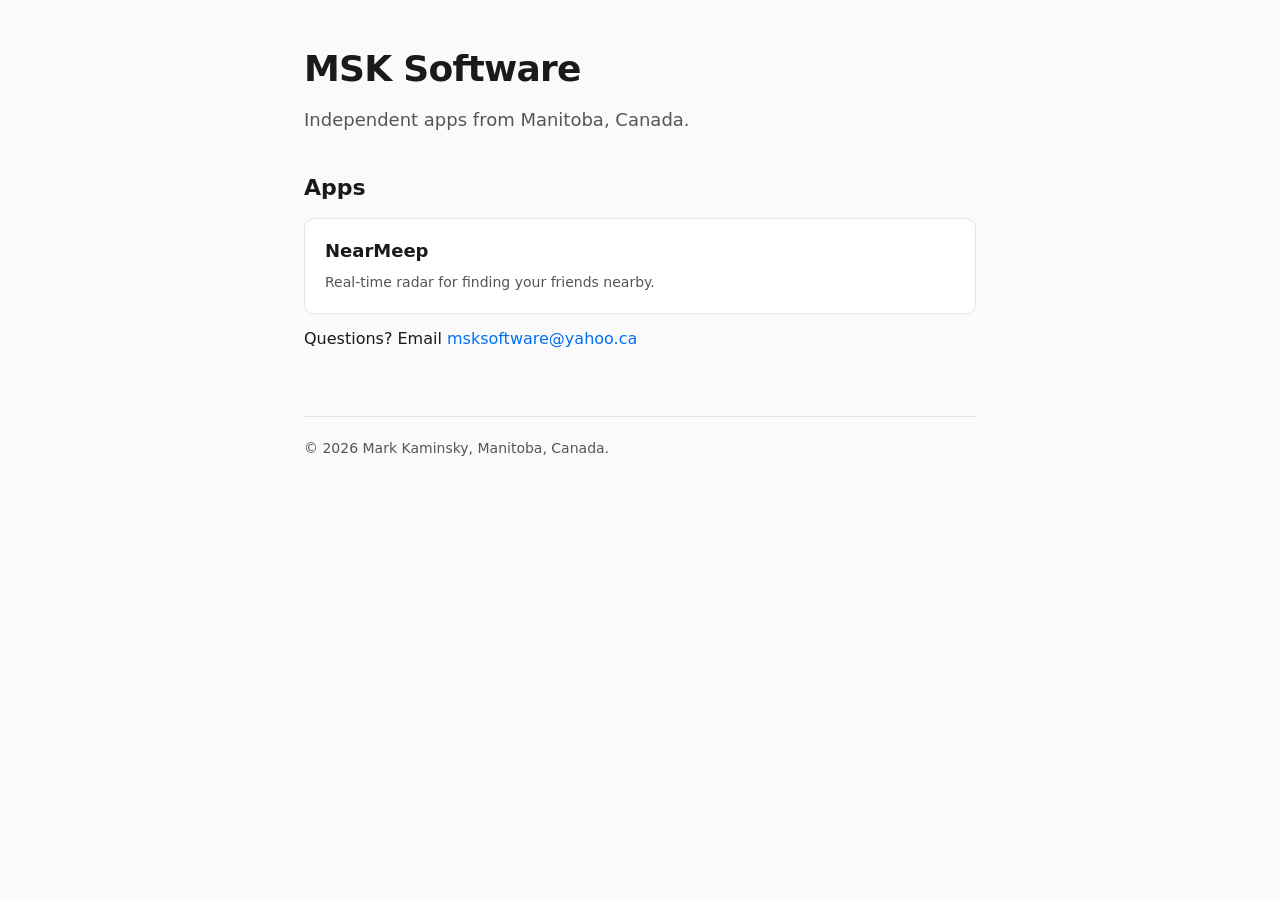
<file: index.html>
<!DOCTYPE html>
<html lang="en">
<head>
  <meta charset="UTF-8">
  <meta name="viewport" content="width=device-width, initial-scale=1.0">
  <title>MSK Software</title>
  <meta name="description" content="Apps by MSK Software.">
  <style>
    :root {
      --text: #1a1a1a;
      --text-muted: #555;
      --bg: #fafafa;
      --card-bg: #ffffff;
      --border: #e5e5e5;
      --accent: #0070f3;
    }
    @media (prefers-color-scheme: dark) {
      :root {
        --text: #f0f0f0;
        --text-muted: #a8a8a8;
        --bg: #0f0f0f;
        --card-bg: #1a1a1a;
        --border: #2a2a2a;
        --accent: #4a9eff;
      }
    }
    * { box-sizing: border-box; }
    body {
      font-family: -apple-system, BlinkMacSystemFont, "Segoe UI", system-ui, sans-serif;
      max-width: 720px;
      margin: 0 auto;
      padding: 32px 24px 64px;
      line-height: 1.6;
      color: var(--text);
      background: var(--bg);
    }
    h1 { font-size: 36px; margin: 8px 0; letter-spacing: -0.02em; }
    h2 { font-size: 22px; margin-top: 36px; margin-bottom: 12px; }
    p { margin: 12px 0; }
    a { color: var(--accent); text-decoration: none; }
    a:hover { text-decoration: underline; }
    .tagline { color: var(--text-muted); font-size: 18px; margin: 0 0 24px; }
    .app-card {
      display: block;
      padding: 18px 20px;
      border-radius: 10px;
      border: 1px solid var(--border);
      background: var(--card-bg);
      margin: 12px 0;
      color: var(--text);
      text-decoration: none;
    }
    .app-card:hover { border-color: var(--accent); text-decoration: none; }
    .app-card strong { display: block; font-size: 18px; margin-bottom: 4px; }
    .app-card span { color: var(--text-muted); font-size: 14px; }
    footer {
      margin-top: 64px;
      padding-top: 20px;
      border-top: 1px solid var(--border);
      color: var(--text-muted);
      font-size: 14px;
    }
  </style>
</head>
<body>
  <h1>MSK Software</h1>
  <p class="tagline">Independent apps from Manitoba, Canada.</p>

  <h2>Apps</h2>
  <a href="nearmeep/" class="app-card">
    <strong>NearMeep</strong>
    <span>Real-time radar for finding your friends nearby.</span>
  </a>

  <p>Questions? Email <a href="mailto:msksoftware@yahoo.ca">msksoftware@yahoo.ca</a></p>

  <footer>
    &copy; 2026 Mark Kaminsky, Manitoba, Canada.
  </footer>
</body>
</html>
</file>
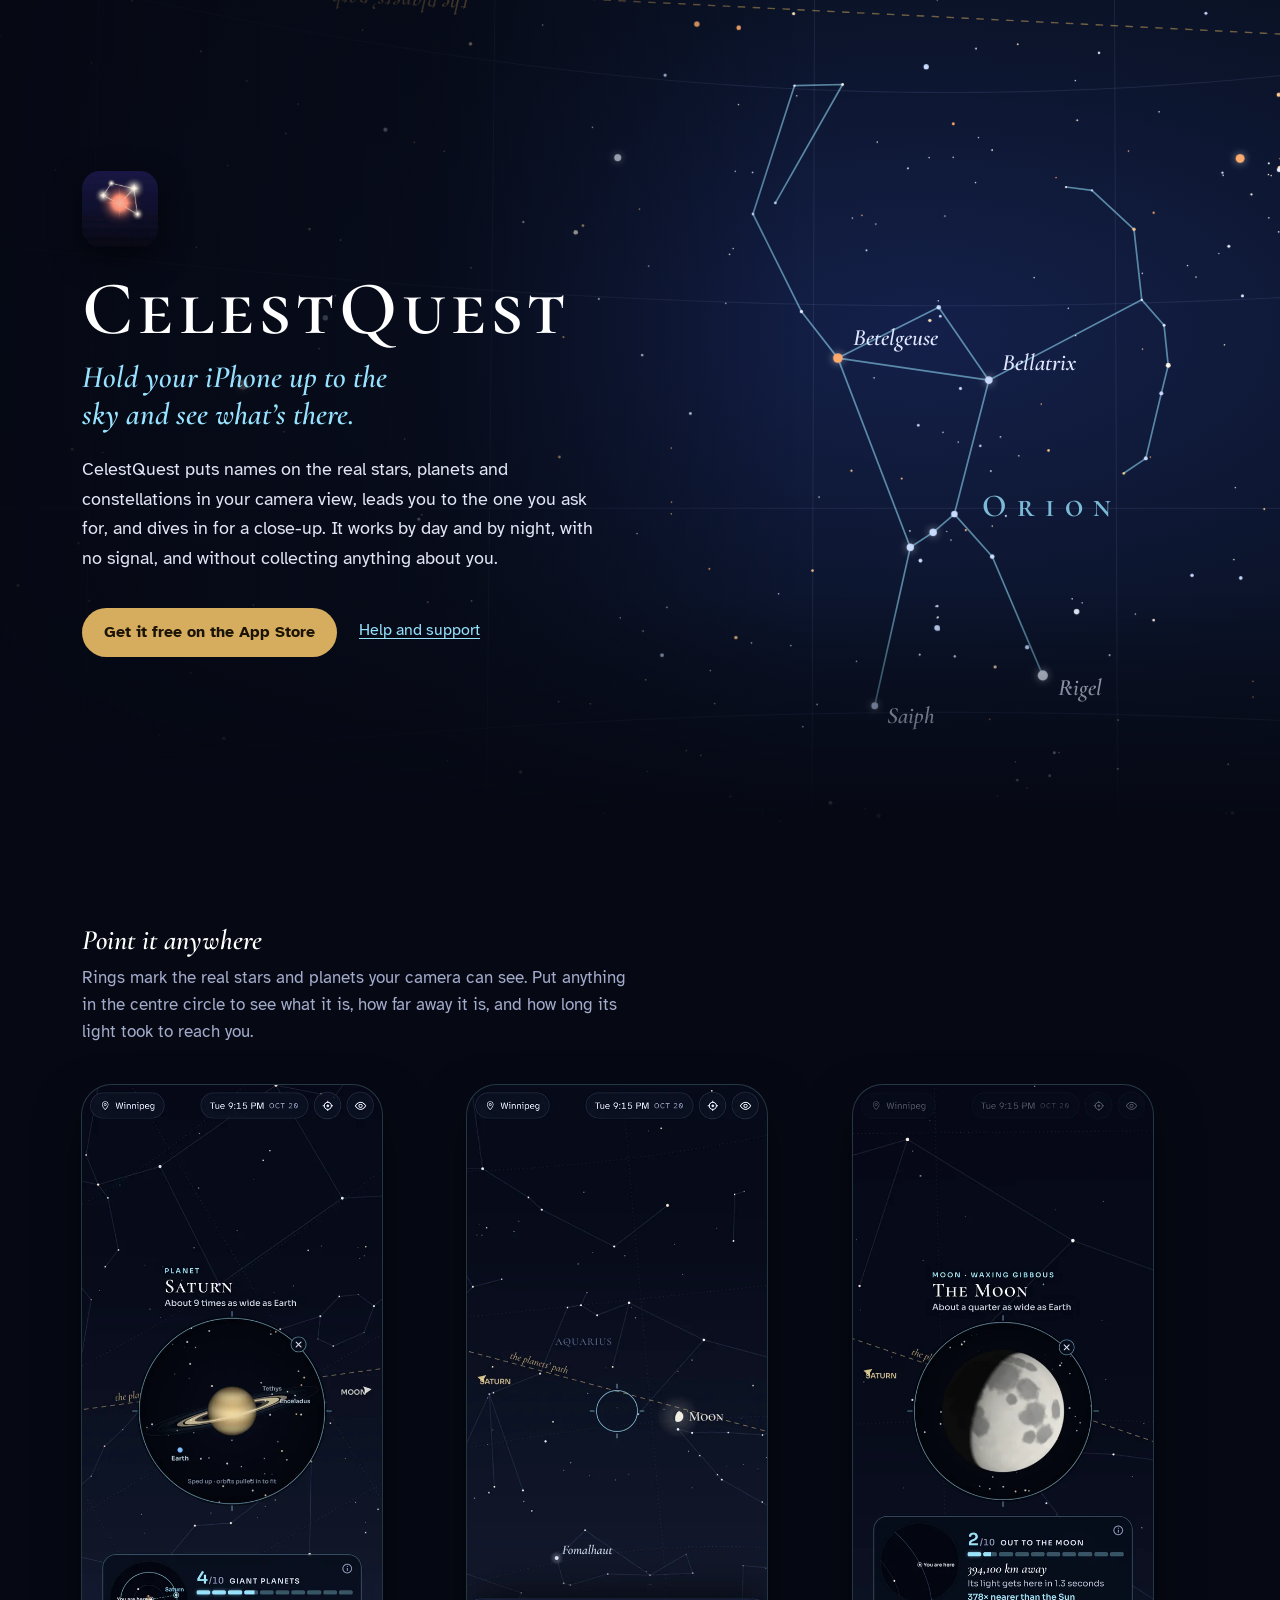
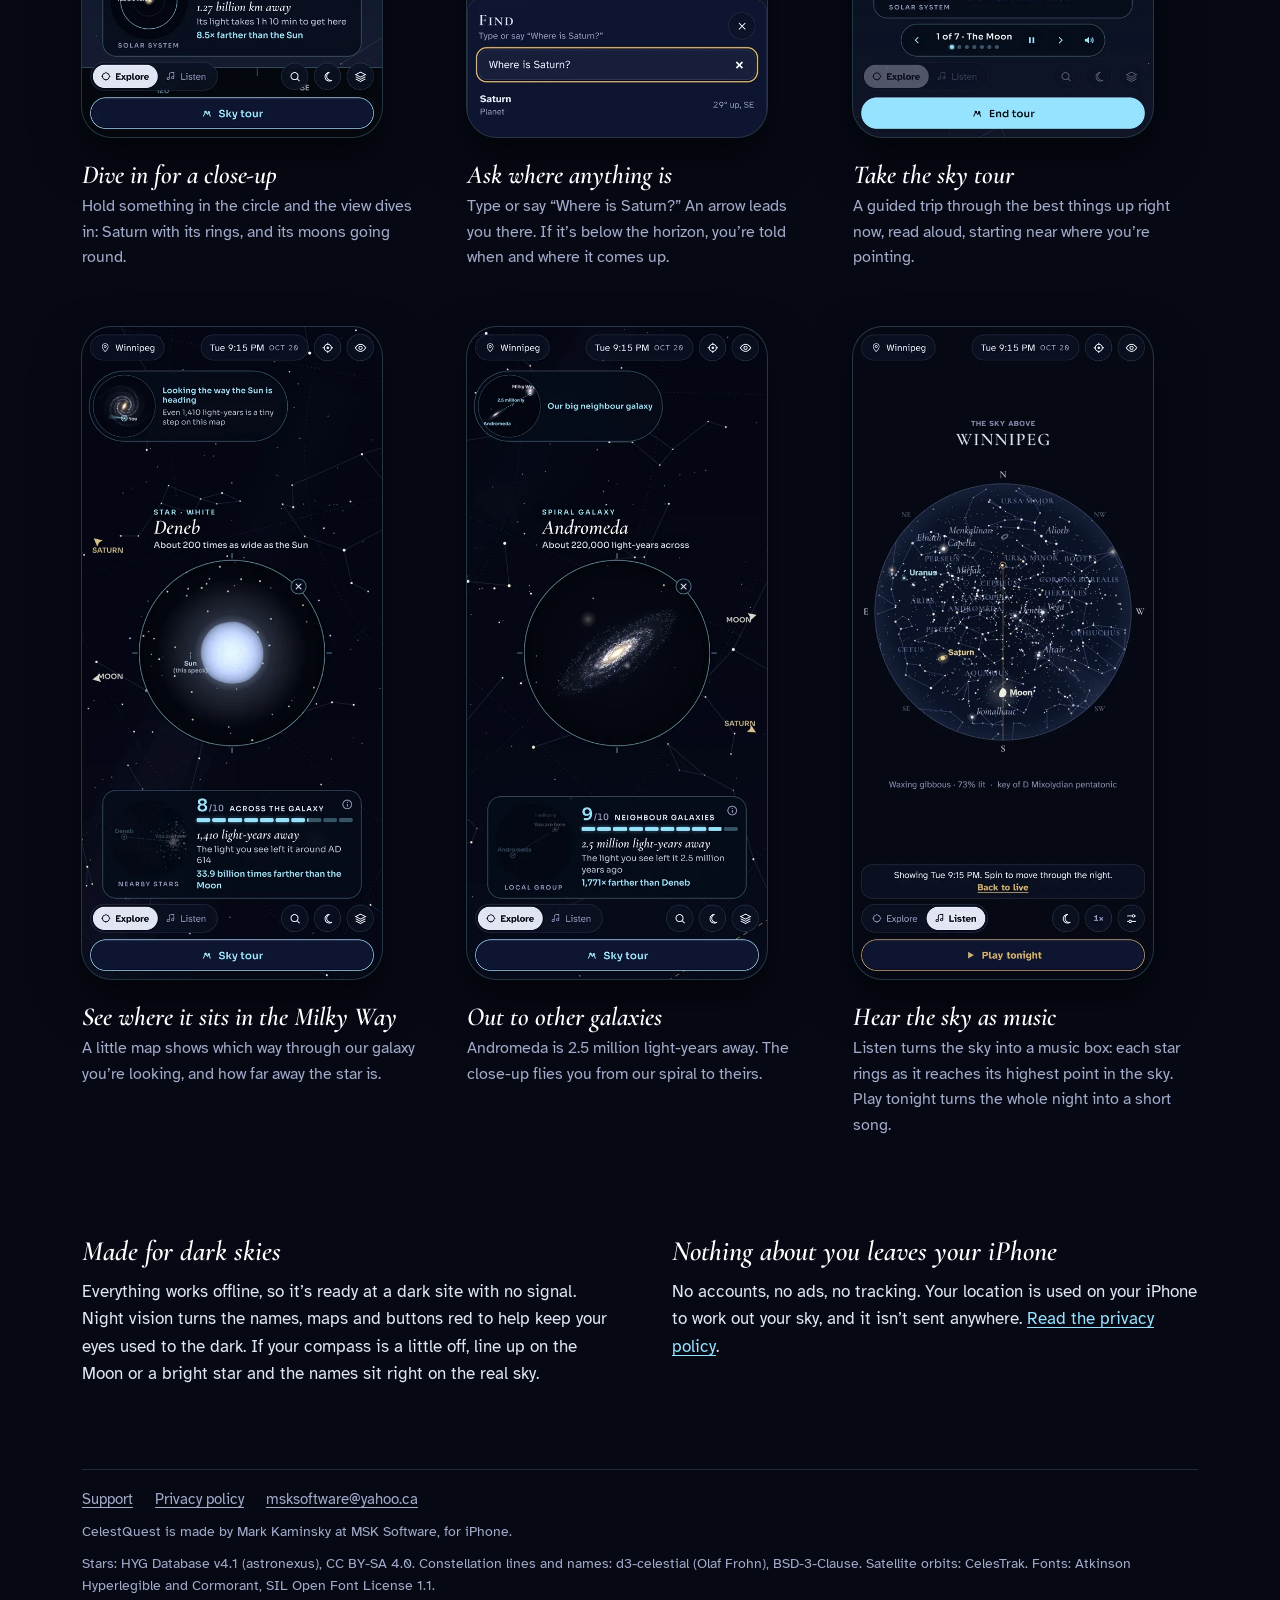
<file: celestquest/index.html>
<!doctype html>
<html lang="en">
<head>
<meta charset="utf-8">
<meta name="viewport" content="width=device-width, initial-scale=1, viewport-fit=cover">
<title>CelestQuest: the sky, named</title>
<meta name="description" content="Hold your iPhone up to the sky and CelestQuest names the stars, planets and constellations you see, leads you to the one you ask for, and dives in for a close-up.">
<meta name="theme-color" content="#060914">
<meta property="og:title" content="CelestQuest">
<meta property="og:description" content="Hold your iPhone up to the sky and see what’s there.">
<meta property="og:image" content="https://msksoftware.info/celestquest/assets/og.png">
<meta property="og:url" content="https://msksoftware.info/celestquest/">
<meta name="twitter:card" content="summary_large_image">
<link rel="icon" href="/celestquest/assets/favicon-64.png" sizes="64x64" type="image/png">
<link rel="apple-touch-icon" href="/celestquest/assets/apple-touch-icon.png">
<meta name="apple-itunes-app" content="app-id=6825029067">
<link rel="preload" href="/celestquest/assets/cormorant-sc-latin-600-normal.woff2" as="font" type="font/woff2" crossorigin>
<link rel="preload" href="/celestquest/assets/cormorant-garamond-latin-600-italic.woff2" as="font" type="font/woff2" crossorigin>
<link rel="stylesheet" href="/celestquest/assets/site.css">
<link rel="stylesheet" href="/celestquest/assets/promo.css">
</head>
<body class="promo">
<header class="hero">
  <svg class="chart" viewBox="0 0 1200 820" preserveAspectRatio="xMidYMid slice" role="img" aria-label="Orion, drawn the way CelestQuest letters the sky"><g class="grid"><path d="M1048.0 856.2 L1047.8 813.8 L1047.7 772.4 L1047.5 731.7 L1047.4 691.7 L1047.2 652.3 L1047.1 613.4 L1046.9 574.8 L1046.8 536.5 L1046.6 498.3 L1046.5 460.2 L1046.4 422.1 L1046.2 383.8 L1046.1 345.4 L1045.9 306.6 L1045.8 267.5 L1045.6 227.8 L1045.5 187.5 L1045.3 146.5 L1045.2 104.6 L1045.0 61.7 L1044.8 17.7 L1044.7 -27.6"/><path d="M761.0 854.9 L761.2 812.7 L761.3 771.4 L761.4 730.9 L761.5 691.1 L761.7 651.8 L761.8 613.0 L761.9 574.5 L762.0 536.3 L762.1 498.3 L762.2 460.3 L762.4 422.3 L762.5 384.2 L762.6 345.9 L762.7 307.3 L762.8 268.2 L763.0 228.7 L763.1 188.6 L763.2 147.7 L763.3 105.9 L763.5 63.2 L763.6 19.4 L763.8 -25.8"/><path d="M455.5 834.7 L455.9 790.4 L456.4 747.1 L456.8 704.5 L457.3 662.5 L457.7 620.9 L458.1 579.8 L458.6 539.0 L459.0 498.3 L459.4 457.7 L459.8 417.1 L460.2 376.3 L460.7 335.4 L461.1 294.1 L461.5 252.4 L462.0 210.2 L462.4 167.3 L462.9 123.6 L463.4 79.1 L463.8 33.5 L464.3 -13.4"/><path d="M76.6 837.3 L77.6 787.0 L78.6 737.5 L79.5 688.7 L80.5 640.5 L81.4 592.8 L82.3 545.4 L83.2 498.3 L84.2 451.2 L85.1 404.2 L86.0 357.0 L86.9 309.6 L87.9 261.8 L88.8 213.6 L89.8 164.7 L90.7 115.1 L91.7 64.6 L92.7 13.1 L93.8 -39.6"/><path d="M1248.0 699.9 L1237.5 699.3 L1227.1 698.8 L1216.7 698.3 L1206.4 697.7 L1196.2 697.2 L1186.0 696.7 L1175.8 696.3 L1165.7 695.8 L1155.6 695.4 L1145.6 695.0 L1135.6 694.6 L1125.7 694.2 L1115.8 693.8 L1105.9 693.5 L1096.1 693.2 L1086.3 692.8 L1076.5 692.5 L1066.8 692.3 L1057.1 692.0 L1047.4 691.7 L1037.7 691.5 L1028.1 691.3 L1018.5 691.1 L1008.9 690.9 L999.3 690.7 L989.7 690.5 L980.2 690.4 L970.7 690.3 L961.1 690.1 L951.6 690.0 L942.1 690.0 L932.6 689.9 L923.2 689.8 L913.7 689.8 L904.2 689.7 L894.7 689.7 L885.3 689.7 L875.8 689.7 L866.3 689.8 L856.8 689.8 L847.4 689.9 L837.9 690.0 L828.4 690.0 L818.9 690.1 L809.3 690.3 L799.8 690.4 L790.3 690.5 L780.7 690.7 L771.1 690.9 L761.5 691.1 L751.9 691.3 L742.3 691.5 L732.6 691.7 L722.9 692.0 L713.2 692.3 L703.5 692.5 L693.7 692.8 L683.9 693.2 L674.1 693.5 L664.2 693.8 L654.3 694.2 L644.4 694.6 L634.4 695.0 L624.4 695.4 L614.3 695.8 L604.2 696.3 L594.0 696.7 L583.8 697.2 L573.6 697.7 L563.3 698.3 L552.9 698.8 L542.5 699.3 L532.0 699.9 L521.5 700.5 L510.9 701.1 L500.2 701.8 L489.5 702.4 L478.7 703.1 L467.8 703.8 L456.8 704.5 L445.8 705.2 L434.7 706.0 L423.5 706.7 L412.2 707.5 L400.9 708.4 L389.4 709.2 L377.8 710.1 L366.2 710.9 L354.5 711.9 L342.6 712.8 L330.7 713.8 L318.6 714.7 L306.4 715.8 L294.2 716.8 L281.7 717.9 L269.2 718.9 L256.6 720.1 L243.8 721.2 L230.9 722.4 L217.8 723.6 L204.6 724.8 L191.2 726.1 L177.7 727.4 L164.1 728.7 L150.3 730.1 L136.3 731.5 L122.1 733.0 L107.8 734.4 L93.3 735.9 L78.6 737.5 L63.7 739.1 L48.6 740.7 L33.3 742.4 L17.7 744.1 L2.0 745.8 L-14.0 747.6 L-30.2 749.5 L-46.6 751.4"/><path d="M1246.3 498.3 L1235.8 498.3 L1225.5 498.3 L1215.2 498.3 L1204.9 498.3 L1194.7 498.3 L1184.5 498.3 L1174.4 498.3 L1164.4 498.3 L1154.4 498.3 L1144.4 498.3 L1134.5 498.3 L1124.6 498.3 L1114.7 498.3 L1104.9 498.3 L1095.1 498.3 L1085.4 498.3 L1075.6 498.3 L1065.9 498.3 L1056.3 498.3 L1046.6 498.3 L1037.0 498.3 L1027.4 498.3 L1017.9 498.3 L1008.3 498.3 L998.8 498.3 L989.3 498.3 L979.8 498.3 L970.3 498.3 L960.8 498.3 L951.3 498.3 L941.9 498.3 L932.4 498.3 L923.0 498.3 L913.6 498.3 L904.1 498.3 L894.7 498.3 L885.3 498.3 L875.9 498.3 L866.4 498.3 L857.0 498.3 L847.6 498.3 L838.1 498.3 L828.7 498.3 L819.2 498.3 L809.7 498.3 L800.2 498.3 L790.7 498.3 L781.2 498.3 L771.7 498.3 L762.1 498.3 L752.6 498.3 L743.0 498.3 L733.4 498.3 L723.7 498.3 L714.1 498.3 L704.4 498.3 L694.6 498.3 L684.9 498.3 L675.1 498.3 L665.3 498.3 L655.4 498.3 L645.5 498.3 L635.6 498.3 L625.6 498.3 L615.6 498.3 L605.6 498.3 L595.5 498.3 L585.3 498.3 L575.1 498.3 L564.8 498.3 L554.5 498.3 L544.2 498.3 L533.7 498.3 L523.3 498.3 L512.7 498.3 L502.1 498.3 L491.4 498.3 L480.7 498.3 L469.9 498.3 L459.0 498.3 L448.0 498.3 L437.0 498.3 L425.8 498.3 L414.6 498.3 L403.3 498.3 L391.9 498.3 L380.5 498.3 L368.9 498.3 L357.2 498.3 L345.4 498.3 L333.6 498.3 L321.6 498.3 L309.5 498.3 L297.3 498.3 L285.0 498.3 L272.5 498.3 L259.9 498.3 L247.2 498.3 L234.4 498.3 L221.4 498.3 L208.3 498.3 L195.1 498.3 L181.7 498.3 L168.1 498.3 L154.4 498.3 L140.5 498.3 L126.5 498.3 L112.2 498.3 L97.8 498.3 L83.2 498.3 L68.5 498.3 L53.5 498.3 L38.3 498.3 L22.9 498.3 L7.3 498.3 L-8.5 498.3 L-24.6 498.3 L-40.9 498.3"/><path d="M1244.5 298.6 L1234.2 299.2 L1223.8 299.7 L1213.6 300.2 L1203.4 300.7 L1193.2 301.2 L1183.1 301.7 L1173.1 302.2 L1163.1 302.6 L1153.1 303.0 L1143.2 303.4 L1133.3 303.8 L1123.5 304.2 L1113.7 304.6 L1103.9 304.9 L1094.2 305.2 L1084.5 305.5 L1074.8 305.8 L1065.1 306.1 L1055.5 306.4 L1045.9 306.6 L1036.3 306.9 L1026.8 307.1 L1017.3 307.3 L1007.8 307.5 L998.3 307.6 L988.8 307.8 L979.4 307.9 L969.9 308.1 L960.5 308.2 L951.1 308.3 L941.7 308.4 L932.3 308.4 L922.9 308.5 L913.5 308.5 L904.1 308.6 L894.7 308.6 L885.3 308.6 L875.9 308.6 L866.5 308.5 L857.1 308.5 L847.7 308.4 L838.3 308.4 L828.9 308.3 L819.5 308.2 L810.1 308.1 L800.6 307.9 L791.2 307.8 L781.7 307.6 L772.2 307.5 L762.7 307.3 L753.2 307.1 L743.7 306.9 L734.1 306.6 L724.5 306.4 L714.9 306.1 L705.2 305.8 L695.5 305.5 L685.8 305.2 L676.1 304.9 L666.3 304.6 L656.5 304.2 L646.7 303.8 L636.8 303.4 L626.9 303.0 L616.9 302.6 L606.9 302.2 L596.9 301.7 L586.8 301.2 L576.6 300.7 L566.4 300.2 L556.2 299.7 L545.8 299.2 L535.5 298.6 L525.0 298.0 L514.6 297.4 L504.0 296.8 L493.4 296.2 L482.7 295.5 L471.9 294.8 L461.1 294.1 L450.2 293.4 L439.2 292.7 L428.2 291.9 L417.0 291.1 L405.8 290.3 L394.5 289.5 L383.1 288.7 L371.5 287.8 L359.9 286.9 L348.2 286.0 L336.4 285.0 L324.5 284.1 L312.5 283.1 L300.4 282.1 L288.1 281.0 L275.8 279.9 L263.3 278.9 L250.7 277.7 L237.9 276.6 L225.1 275.4 L212.0 274.2 L198.9 272.9 L185.6 271.7 L172.1 270.4 L158.5 269.0 L144.7 267.6 L130.8 266.2 L116.6 264.8 L102.3 263.3 L87.9 261.8 L73.2 260.3 L58.3 258.7 L43.3 257.0 L28.0 255.4 L12.5 253.7 L-3.2 251.9 L-19.1 250.1 L-35.3 248.3"/><path d="M1242.7 88.2 L1232.4 89.4 L1222.1 90.5 L1212.0 91.5 L1201.8 92.6 L1191.7 93.6 L1181.7 94.6 L1171.7 95.5 L1161.7 96.4 L1151.8 97.3 L1141.9 98.1 L1132.1 98.9 L1122.3 99.6 L1112.6 100.4 L1102.8 101.1 L1093.1 101.7 L1083.5 102.4 L1073.9 103.0 L1064.3 103.6 L1054.7 104.1 L1045.2 104.6 L1035.6 105.1 L1026.1 105.5 L1016.7 105.9 L1007.2 106.3 L997.8 106.7 L988.3 107.0 L978.9 107.3 L969.5 107.6 L960.1 107.8 L950.8 108.0 L941.4 108.2 L932.0 108.3 L922.7 108.5 L913.4 108.5 L904.0 108.6 L894.7 108.6 L885.3 108.6 L876.0 108.6 L866.6 108.5 L857.3 108.5 L848.0 108.3 L838.6 108.2 L829.2 108.0 L819.9 107.8 L810.5 107.6 L801.1 107.3 L791.7 107.0 L782.2 106.7 L772.8 106.3 L763.3 105.9 L753.9 105.5 L744.4 105.1 L734.8 104.6 L725.3 104.1 L715.7 103.6 L706.1 103.0 L696.5 102.4 L686.9 101.7 L677.2 101.1 L667.4 100.4 L657.7 99.6 L647.9 98.9 L638.1 98.1 L628.2 97.3 L618.3 96.4 L608.3 95.5 L598.3 94.6 L588.3 93.6 L578.2 92.6 L568.0 91.5 L557.9 90.5 L547.6 89.4 L537.3 88.2 L526.9 87.0 L516.5 85.8 L506.0 84.5 L495.4 83.2 L484.8 81.9 L474.1 80.5 L463.4 79.1 L452.5 77.6 L441.6 76.1 L430.6 74.6 L419.5 73.0 L408.4 71.3 L397.1 69.6 L385.8 67.9 L374.3 66.1 L362.8 64.3 L351.2 62.4 L339.5 60.5 L327.6 58.5 L315.7 56.5 L303.7 54.4 L291.5 52.3 L279.2 50.1 L266.8 47.9 L254.3 45.6 L241.6 43.2 L228.9 40.8 L215.9 38.4 L202.9 35.8 L189.7 33.2 L176.3 30.6 L162.8 27.8 L149.1 25.0 L135.3 22.2 L121.3 19.2 L107.1 16.2 L92.7 13.1 L78.2 10.0 L63.5 6.7 L48.5 3.4 L33.4 -0.0 L18.0 -3.5 L2.5 -7.1 L-13.3 -10.7 L-29.3 -14.5 L-45.6 -18.4"/></g><path id="ecl" class="ecliptic" d="M1271.9 57.4 L1260.9 56.9 L1249.8 56.3 L1238.9 55.7 L1228.0 55.2 L1217.1 54.6 L1206.3 54.1 L1195.5 53.6 L1184.8 53.0 L1174.1 52.5 L1163.5 51.9 L1152.9 51.4 L1142.4 50.9 L1131.8 50.3 L1121.4 49.8 L1110.9 49.3 L1100.5 48.8 L1090.1 48.2 L1079.7 47.7 L1069.4 47.2 L1059.1 46.7 L1048.8 46.2 L1038.5 45.6 L1028.3 45.1 L1018.1 44.6 L1007.8 44.1 L997.6 43.6 L987.5 43.1 L977.3 42.6 L967.1 42.0 L957.0 41.5 L946.8 41.0 L936.7 40.5 L926.5 40.0 L916.4 39.5 L906.3 39.0 L896.1 38.5 L886.0 38.0 L875.9 37.4 L865.7 36.9 L855.5 36.4 L845.4 35.9 L835.2 35.4 L825.0 34.9 L814.8 34.4 L804.6 33.9 L794.4 33.3 L784.1 32.8 L773.9 32.3 L763.6 31.8 L753.3 31.3 L742.9 30.7 L732.6 30.2 L722.2 29.7 L711.8 29.2 L701.3 28.6 L690.8 28.1 L680.3 27.6 L669.7 27.1 L659.1 26.5 L648.5 26.0 L637.8 25.4 L627.1 24.9 L616.3 24.4 L605.5 23.8 L594.7 23.3 L583.7 22.7 L572.8 22.2 L561.7 21.6 L550.7 21.1 L539.5 20.5 L528.3 19.9 L517.0 19.4 L505.7 18.8 L494.3 18.2 L482.8 17.6 L471.2 17.0 L459.6 16.5 L447.9 15.9 L436.1 15.3 L424.2 14.7 L412.3 14.1 L400.2 13.5 L388.1 12.9 L375.8 12.2 L363.5 11.6 L351.0 11.0 L338.5 10.4 L325.8 9.7 L313.0 9.1 L300.2 8.4 L287.2 7.8 L274.0 7.1 L260.8 6.4 L247.4 5.8 L233.9 5.1 L220.2 4.4 L206.4 3.7 L192.5 3.0 L178.4 2.3 L164.1 1.6 L149.7 0.8 L135.1 0.1 L120.4 -0.6 L105.4 -1.4 L90.3 -2.2 L75.0 -2.9 L59.5 -3.7 L43.8 -4.5 L27.9 -5.3 L11.8 -6.1 L-4.5 -6.9 L-21.1 -7.8 L-37.9 -8.6 L-54.9 -9.5 L-72.2 -10.3"/><text class="ecl-label"><textPath href="#ecl" startOffset="62%">the planets’ path</textPath></text><path class="con" d="M726.9 212.1 L789.9 101.1 L744.8 102.2 L705.9 222.5 L751.3 313.9 L785.5 357.6 L927.0 378.3 L1070.4 303.0" style="--len:763;--i:0"/><path class="con" d="M1053.5 465.6 L1074.2 451.6 L1088.7 390.7 L1095.2 364.4 L1091.3 326.8 L1070.4 303.0 L1063.1 236.8 L1023.7 200.4 L999.4 197.2" style="--len:330;--i:1"/><path class="con" d="M977.6 655.1 L930.2 543.6 L894.7 503.9 L927.0 378.3 L880.0 309.9 L785.5 357.6 L853.4 535.0 L820.0 683.6" style="--len:836;--i:2"/><path class="con" d="M853.4 535.0 L874.8 521.0 L894.7 503.9" style="--len:53;--i:3"/><g class="stars"><circle cx="992.8" cy="727.3" r="0.70" fill="#ffc98f"/><circle cx="927.8" cy="696.3" r="0.70" fill="#ffab6e"/><circle cx="885.8" cy="224.5" r="0.70" fill="#c9dcff"/><circle cx="879.6" cy="304.0" r="0.70" fill="#e8efff"/><circle cx="799.1" cy="226.2" r="0.70" fill="#c9dcff"/><circle cx="602.8" cy="613.5" r="0.70" fill="#fff6e8"/><circle cx="288.6" cy="539.5" r="0.70" fill="#ffab6e"/><circle cx="149.4" cy="710.9" r="0.70" fill="#ffc98f"/><circle cx="85.7" cy="81.1" r="0.70" fill="#ffc98f"/><circle cx="335.5" cy="811.2" r="0.70" fill="#ffe2bd"/><circle cx="266.1" cy="426.6" r="0.70" fill="#fff6e8"/><circle cx="1191.7" cy="186.4" r="0.70" fill="#fff6e8"/><circle cx="599.5" cy="217.8" r="0.70" fill="#ffc98f"/><circle cx="714.9" cy="785.1" r="0.70" fill="#ffc98f"/><circle cx="629.3" cy="503.6" r="0.70" fill="#ffc98f"/><circle cx="629.3" cy="441.9" r="0.70" fill="#ffc98f"/><circle cx="213.3" cy="177.2" r="0.70" fill="#ffab6e"/><circle cx="808.0" cy="223.7" r="0.70" fill="#ffc98f"/><circle cx="1204.9" cy="25.6" r="0.70" fill="#c9dcff"/><circle cx="1202.0" cy="471.2" r="0.70" fill="#c9dcff"/><circle cx="871.0" cy="169.6" r="0.70" fill="#e8efff"/><circle cx="969.5" cy="282.1" r="0.70" fill="#e8efff"/><circle cx="914.5" cy="193.1" r="0.70" fill="#e8efff"/><circle cx="581.5" cy="601.0" r="0.70" fill="#c9dcff"/><circle cx="1057.9" cy="163.4" r="0.70" fill="#ffc98f"/><circle cx="1064.4" cy="597.6" r="0.70" fill="#c9dcff"/><circle cx="1006.4" cy="14.0" r="0.70" fill="#e8efff"/><circle cx="976.1" cy="400.7" r="0.70" fill="#ffc98f"/><circle cx="893.6" cy="169.3" r="0.70" fill="#e8efff"/><circle cx="811.0" cy="780.1" r="0.70" fill="#ffe2bd"/><circle cx="178.8" cy="652.3" r="0.70" fill="#ffc98f"/><circle cx="962.8" cy="760.4" r="0.70" fill="#ffe2bd"/><circle cx="657.0" cy="729.9" r="0.70" fill="#e8efff"/><circle cx="163.5" cy="781.0" r="0.70" fill="#fff6e8"/><circle cx="1189.1" cy="185.5" r="0.70" fill="#fff6e8"/><circle cx="907.3" cy="-3.0" r="0.70" fill="#e8efff"/><circle cx="822.4" cy="155.0" r="0.70" fill="#fff6e8"/><circle cx="416.4" cy="163.8" r="0.70" fill="#ffc98f"/><circle cx="1149.5" cy="784.7" r="0.70" fill="#ffc98f"/><circle cx="898.3" cy="436.2" r="0.70" fill="#c9dcff"/><circle cx="1142.6" cy="259.7" r="0.70" fill="#c9dcff"/><circle cx="279.4" cy="119.4" r="0.70" fill="#ffc98f"/><circle cx="687.3" cy="254.9" r="0.70" fill="#e8efff"/><circle cx="489.0" cy="521.0" r="0.70" fill="#e8efff"/><circle cx="395.3" cy="504.5" r="0.70" fill="#fff6e8"/><circle cx="1001.5" cy="310.9" r="0.70" fill="#e8efff"/><circle cx="605.3" cy="659.1" r="0.70" fill="#ffc98f"/><circle cx="419.4" cy="734.8" r="0.70" fill="#e8efff"/><circle cx="1189.5" cy="226.1" r="0.70" fill="#fff6e8"/><circle cx="917.3" cy="150.8" r="0.70" fill="#c9dcff"/><circle cx="1121.2" cy="281.6" r="0.70" fill="#fff6e8"/><circle cx="1048.2" cy="697.0" r="0.70" fill="#ffe2bd"/><circle cx="680.4" cy="306.2" r="0.70" fill="#e8efff"/><circle cx="515.4" cy="810.0" r="0.70" fill="#c9dcff"/><circle cx="1147.9" cy="345.2" r="0.70" fill="#fff6e8"/><circle cx="123.6" cy="22.7" r="0.70" fill="#e8efff"/><circle cx="878.6" cy="21.7" r="0.70" fill="#c9dcff"/><circle cx="729.9" cy="578.5" r="0.70" fill="#c9dcff"/><circle cx="319.2" cy="247.0" r="0.70" fill="#e8efff"/><circle cx="887.5" cy="520.1" r="0.70" fill="#c9dcff"/><circle cx="802.9" cy="641.9" r="0.70" fill="#c9dcff"/><circle cx="670.0" cy="681.4" r="0.70" fill="#ffc98f"/><circle cx="379.3" cy="433.4" r="0.70" fill="#ffc98f"/><circle cx="-9.1" cy="690.7" r="0.70" fill="#ffe2bd"/><circle cx="1113.3" cy="270.8" r="0.70" fill="#e8efff"/><circle cx="955.1" cy="449.3" r="0.70" fill="#fff6e8"/><circle cx="891.5" cy="528.3" r="0.70" fill="#c9dcff"/><circle cx="689.3" cy="182.5" r="0.70" fill="#c9dcff"/><circle cx="1078.4" cy="450.3" r="0.70" fill="#ffab6e"/><circle cx="1071.1" cy="349.1" r="0.70" fill="#ffc98f"/><circle cx="1008.4" cy="336.5" r="0.70" fill="#fff6e8"/><circle cx="1158.1" cy="478.9" r="0.70" fill="#c9dcff"/><circle cx="884.0" cy="427.2" r="0.70" fill="#e8efff"/><circle cx="531.2" cy="801.1" r="0.70" fill="#e8efff"/><circle cx="96.3" cy="446.2" r="0.70" fill="#ffe2bd"/><circle cx="951.8" cy="736.0" r="0.70" fill="#c9dcff"/><circle cx="1008.1" cy="97.4" r="0.70" fill="#e8efff"/><circle cx="821.0" cy="232.0" r="0.70" fill="#c9dcff"/><circle cx="526.7" cy="793.5" r="0.70" fill="#e8efff"/><circle cx="508.7" cy="45.3" r="0.70" fill="#e8efff"/><circle cx="665.9" cy="650.5" r="0.70" fill="#c9dcff"/><circle cx="267.8" cy="147.0" r="0.70" fill="#e8efff"/><circle cx="819.4" cy="376.1" r="0.70" fill="#e8efff"/><circle cx="935.1" cy="768.3" r="0.70" fill="#c9dcff"/><circle cx="184.1" cy="253.8" r="0.70" fill="#e8efff"/><circle cx="1174.7" cy="675.4" r="0.70" fill="#ffab6e"/><circle cx="877.4" cy="590.3" r="0.70" fill="#fff6e8"/><circle cx="272.5" cy="456.7" r="0.70" fill="#e8efff"/><circle cx="1156.7" cy="546.4" r="0.70" fill="#fff6e8"/><circle cx="608.1" cy="271.3" r="0.70" fill="#e8efff"/><circle cx="447.1" cy="615.6" r="0.70" fill="#ffab6e"/><circle cx="299.2" cy="348.7" r="0.70" fill="#e8efff"/><circle cx="767.8" cy="487.8" r="0.70" fill="#e8efff"/><circle cx="643.3" cy="725.6" r="0.70" fill="#ffc98f"/><circle cx="553.4" cy="681.7" r="0.70" fill="#ffab6e"/><circle cx="1174.6" cy="660.5" r="0.70" fill="#ffab6e"/><circle cx="692.3" cy="120.0" r="0.70" fill="#fff6e8"/><circle cx="555.4" cy="141.2" r="0.70" fill="#e8efff"/><circle cx="305.7" cy="20.0" r="0.70" fill="#fff6e8"/><circle cx="741.4" cy="627.0" r="0.70" fill="#c9dcff"/><circle cx="629.5" cy="492.5" r="0.70" fill="#ffc98f"/><circle cx="1070.9" cy="278.0" r="0.70" fill="#e8efff"/><circle cx="990.0" cy="188.4" r="0.70" fill="#ffab6e"/><circle cx="607.0" cy="745.1" r="0.70" fill="#ffc98f"/><circle cx="136.2" cy="826.1" r="0.70" fill="#ffe2bd"/><circle cx="746.9" cy="111.7" r="0.70" fill="#c9dcff"/><circle cx="441.4" cy="272.9" r="0.70" fill="#ffc98f"/><circle cx="237.6" cy="589.2" r="0.70" fill="#fff6e8"/><circle cx="51.8" cy="181.0" r="0.70" fill="#e8efff"/><circle cx="879.3" cy="600.5" r="0.70" fill="#e8efff"/><circle cx="1014.5" cy="587.1" r="0.70" fill="#c9dcff"/><circle cx="143.3" cy="457.8" r="0.70" fill="#c9dcff"/><circle cx="1005.1" cy="583.2" r="0.71" fill="#fff6e8"/><circle cx="597.2" cy="522.1" r="0.73" fill="#c9dcff"/><circle cx="339.9" cy="50.1" r="0.73" fill="#ffab6e"/><circle cx="1146.7" cy="186.2" r="0.73" fill="#e8efff"/><circle cx="1086.6" cy="126.7" r="0.73" fill="#e8efff"/><circle cx="523.7" cy="679.7" r="0.73" fill="#ffab6e"/><circle cx="930.2" cy="515.1" r="0.74" fill="#ffe2bd"/><circle cx="388.3" cy="155.4" r="0.74" fill="#ffab6e"/><circle cx="704.5" cy="624.6" r="0.75" fill="#c9dcff"/><circle cx="625.2" cy="591.2" r="0.75" fill="#c9dcff"/><circle cx="766.0" cy="682.3" r="0.77" fill="#e8efff"/><circle cx="683.9" cy="260.3" r="0.77" fill="#fff6e8"/><circle cx="231.3" cy="97.8" r="0.77" fill="#ffab6e"/><circle cx="1095.8" cy="820.7" r="0.78" fill="#ffe2bd"/><circle cx="1198.7" cy="239.3" r="0.78" fill="#e8efff"/><circle cx="930.1" cy="162.5" r="0.80" fill="#fff6e8"/><circle cx="684.8" cy="768.5" r="0.80" fill="#c9dcff"/><circle cx="477.2" cy="789.5" r="0.80" fill="#ffc98f"/><circle cx="1151.4" cy="738.4" r="0.81" fill="#e8efff"/><circle cx="937.9" cy="431.4" r="0.81" fill="#c9dcff"/><circle cx="442.0" cy="585.2" r="0.81" fill="#c9dcff"/><circle cx="314.4" cy="299.0" r="0.81" fill="#ffe2bd"/><circle cx="879.3" cy="600.5" r="0.82" fill="#ffe2bd"/><circle cx="878.7" cy="601.0" r="0.82" fill="#c9dcff"/><circle cx="1200.2" cy="170.6" r="0.83" fill="#ffc98f"/><circle cx="954.1" cy="63.4" r="0.83" fill="#ffe2bd"/><circle cx="853.0" cy="519.6" r="0.84" fill="#c9dcff"/><circle cx="705.5" cy="183.5" r="0.84" fill="#c9dcff"/><circle cx="83.5" cy="585.1" r="0.86" fill="#ffc98f"/><circle cx="752.6" cy="703.1" r="0.87" fill="#c9dcff"/><circle cx="737.0" cy="823.8" r="0.87" fill="#e8efff"/><circle cx="1185.2" cy="499.1" r="0.87" fill="#ffc98f"/><circle cx="1009.9" cy="134.6" r="0.87" fill="#ffe2bd"/><circle cx="665.0" cy="555.1" r="0.87" fill="#ffab6e"/><circle cx="401.0" cy="586.3" r="0.87" fill="#ffc98f"/><circle cx="845.3" cy="470.5" r="0.88" fill="#ffc98f"/><circle cx="928.9" cy="463.4" r="0.89" fill="#c9dcff"/><circle cx="812.3" cy="256.5" r="0.89" fill="#c9dcff"/><circle cx="188.2" cy="70.0" r="0.89" fill="#ffc98f"/><circle cx="915.0" cy="67.4" r="0.90" fill="#c9dcff"/><circle cx="815.3" cy="8.9" r="0.90" fill="#ffc98f"/><circle cx="851.2" cy="179.7" r="0.93" fill="#c9dcff"/><circle cx="566.3" cy="784.4" r="0.95" fill="#ffab6e"/><circle cx="256.2" cy="824.8" r="0.95" fill="#ffc98f"/><circle cx="999.4" cy="197.2" r="0.96" fill="#fff6e8"/><circle cx="1040.2" cy="636.1" r="0.96" fill="#c9dcff"/><circle cx="1189.5" cy="175.0" r="0.98" fill="#e8efff"/><circle cx="1047.9" cy="742.6" r="0.98" fill="#fff6e8"/><circle cx="880.3" cy="612.2" r="0.98" fill="#c9dcff"/><circle cx="862.2" cy="635.6" r="0.99" fill="#e8efff"/><circle cx="528.2" cy="337.9" r="0.99" fill="#ffc98f"/><circle cx="798.2" cy="463.2" r="1.00" fill="#ffc98f"/><circle cx="490.6" cy="230.0" r="1.02" fill="#fff6e8"/><circle cx="943.0" cy="505.5" r="1.03" fill="#c9dcff"/><circle cx="-9.8" cy="822.6" r="1.03" fill="#ffe2bd"/><circle cx="1081.5" cy="221.3" r="1.04" fill="#ffab6e"/><circle cx="905.4" cy="518.9" r="1.04" fill="#ffab6e"/><circle cx="1209.7" cy="204.2" r="1.05" fill="#ffe2bd"/><circle cx="73.6" cy="531.2" r="1.05" fill="#ffab6e"/><circle cx="1146.0" cy="183.8" r="1.07" fill="#e8efff"/><circle cx="731.5" cy="791.7" r="1.07" fill="#e8efff"/><circle cx="-0.6" cy="55.5" r="1.07" fill="#fff6e8"/><circle cx="561.4" cy="302.1" r="1.08" fill="#c9dcff"/><circle cx="1173.2" cy="204.1" r="1.09" fill="#fff6e8"/><circle cx="1023.7" cy="200.4" r="1.09" fill="#c9dcff"/><circle cx="1070.4" cy="303.0" r="1.10" fill="#e8efff"/><circle cx="744.8" cy="102.2" r="1.10" fill="#e8efff"/><circle cx="1030.3" cy="71.4" r="1.11" fill="#e8efff"/><circle cx="895.1" cy="637.2" r="1.11" fill="#c9dcff"/><circle cx="919.0" cy="439.9" r="1.14" fill="#c9dcff"/><circle cx="878.7" cy="590.0" r="1.14" fill="#c9dcff"/><circle cx="290.1" cy="236.6" r="1.17" fill="#ffc98f"/><circle cx="761.7" cy="556.8" r="1.19" fill="#ffc98f"/><circle cx="860.9" cy="420.5" r="1.21" fill="#c9dcff"/><circle cx="546.5" cy="233.3" r="1.22" fill="#ffc98f"/><circle cx="524.4" cy="450.3" r="1.23" fill="#ffc98f"/><circle cx="1053.5" cy="465.6" r="1.23" fill="#ffc98f"/><circle cx="602.0" cy="354.8" r="1.23" fill="#e8efff"/><circle cx="983.0" cy="444.1" r="1.24" fill="#ffc98f"/><circle cx="988.4" cy="727.6" r="1.25" fill="#c9dcff"/><circle cx="705.9" cy="222.5" r="1.25" fill="#c9dcff"/><circle cx="726.9" cy="212.1" r="1.28" fill="#c9dcff"/><circle cx="881.5" cy="318.4" r="1.30" fill="#c9dcff"/><circle cx="789.9" cy="101.1" r="1.30" fill="#fff6e8"/><circle cx="647.2" cy="409.5" r="1.30" fill="#e8efff"/><circle cx="67.6" cy="443.0" r="1.30" fill="#ffc98f"/><circle cx="1081.5" cy="603.3" r="1.32" fill="#fff6e8"/><circle cx="984.0" cy="749.1" r="1.32" fill="#c9dcff"/><circle cx="16.8" cy="570.8" r="1.32" fill="#ffe2bd"/><circle cx="1091.3" cy="326.8" r="1.33" fill="#e8efff"/><circle cx="299.1" cy="305.5" r="1.35" fill="#ffc98f"/><circle cx="893.7" cy="137.9" r="1.36" fill="#ffab6e"/><circle cx="953.7" cy="753.3" r="1.38" fill="#c9dcff"/><circle cx="1209.9" cy="29.1" r="1.39" fill="#fff6e8"/><circle cx="1152.0" cy="252.9" r="1.40" fill="#e8efff"/><circle cx="1130.5" cy="34.3" r="1.40" fill="#c9dcff"/><circle cx="1164.8" cy="299.3" r="1.42" fill="#e8efff"/><circle cx="1003.3" cy="666.3" r="1.42" fill="#c9dcff"/><circle cx="900.4" cy="386.0" r="1.46" fill="#c9dcff"/><circle cx="744.0" cy="34.6" r="1.49" fill="#ffe2bd"/><circle cx="392.6" cy="508.5" r="1.50" fill="#e8efff"/><circle cx="932.9" cy="647.1" r="1.51" fill="#ffe2bd"/><circle cx="623.5" cy="92.3" r="1.51" fill="#c9dcff"/><circle cx="751.3" cy="313.9" r="1.52" fill="#e8efff"/><circle cx="434.7" cy="828.7" r="1.53" fill="#c9dcff"/><circle cx="871.7" cy="322.2" r="1.55" fill="#ffe2bd"/><circle cx="488.0" cy="745.5" r="1.55" fill="#ffc98f"/><circle cx="1063.1" cy="236.8" r="1.57" fill="#ffc98f"/><circle cx="1117.5" cy="561.2" r="1.61" fill="#c9dcff"/><circle cx="441.1" cy="63.0" r="1.61" fill="#ffe2bd"/><circle cx="689.9" cy="619.5" r="1.63" fill="#ffc98f"/><circle cx="209.8" cy="714.0" r="1.67" fill="#ffc98f"/><circle cx="1163.2" cy="563.7" r="1.68" fill="#c9dcff"/><circle cx="1155.3" cy="783.9" r="1.73" fill="#ffc98f"/><circle cx="1199.5" cy="179.0" r="1.75" fill="#ffe2bd"/><circle cx="862.9" cy="547.4" r="1.81" fill="#c9dcff"/><circle cx="620.6" cy="636.1" r="1.82" fill="#c9dcff"/><circle cx="1074.2" cy="451.6" r="1.86" fill="#c9dcff"/><circle cx="778.5" cy="774.4" r="1.86" fill="#fff6e8"/><circle cx="1088.7" cy="390.7" r="1.88" fill="#c9dcff"/><circle cx="962.9" cy="628.7" r="1.96" fill="#c9dcff"/><circle cx="361.3" cy="143.4" r="1.96" fill="#e8efff"/><circle cx="823.7" cy="786.8" r="1.99" fill="#e8efff"/><circle cx="1198.8" cy="110.7" r="2.01" fill="#ffc98f"/><circle cx="351.1" cy="15.3" r="2.03" fill="#fff6e8"/><circle cx="1199.1" cy="181.0" r="2.11" fill="#e8efff"/><circle cx="880.0" cy="309.9" r="2.12" fill="#c9dcff"/><circle cx="930.2" cy="543.6" r="2.15" fill="#c9dcff"/><circle cx="539.7" cy="239.6" r="2.15" fill="#fff6e8"/><circle cx="692.5" cy="47.9" r="2.19" fill="#ffab6e"/><circle cx="985.6" cy="816.0" r="2.20" fill="#c9dcff"/><circle cx="1095.2" cy="364.4" r="2.28" fill="#fff6e8"/><circle cx="868.3" cy="84.4" r="2.46" fill="#c9dcff"/><circle cx="305.0" cy="319.8" r="2.53" fill="#c9dcff"/><circle cx="653.3" cy="44.5" r="2.55" fill="#ffab6e"/><circle cx="1009.3" cy="595.3" r="2.62" fill="#e8efff"/><circle cx="878.5" cy="610.5" r="2.65" fill="#c9dcff"/><circle cx="894.7" cy="503.9" r="3.06" fill="#c9dcff"/><circle cx="820.0" cy="683.6" r="3.20" fill="#c9dcff" class="b"/><circle cx="579.1" cy="169.7" r="3.32" fill="#e8efff" class="b"/><circle cx="853.4" cy="535.0" r="3.47" fill="#c9dcff" class="b"/><circle cx="874.8" cy="521.0" r="3.51" fill="#c9dcff" class="b"/><circle cx="927.0" cy="378.3" r="3.56" fill="#c9dcff" class="b"/><circle cx="1162.6" cy="170.4" r="4.19" fill="#ffab6e" class="b"/><circle cx="785.5" cy="357.6" r="4.53" fill="#ffab6e" class="b"/><circle cx="227.9" cy="382.6" r="4.57" fill="#fff6e8" class="b"/><circle cx="977.6" cy="655.1" r="4.75" fill="#e8efff" class="b"/></g><text class="star-name" x="991.6" y="673.1">Rigel</text><text class="star-name" x="939.0" y="368.3">Bellatrix</text><text class="star-name" x="832.0" y="699.6">Saiph</text><text class="star-name" x="799.5" y="345.6">Betelgeuse</text><text class="con-name" x="920.7" y="506.0">Orion</text></svg>
  <div class="hero-text">
    <img class="hero-icon" src="/celestquest/assets/celestquest-icon.png" alt="" width="76" height="76">
    <h1>CelestQuest</h1>
    <p class="tag">Hold your iPhone up to the sky and see what’s there.</p>
    <p class="lede">CelestQuest puts names on the real stars, planets and constellations in your camera view, leads you to the one you ask for, and dives in for a close-up. It works by day and by night, with no signal, and without collecting anything about you.</p>
    <div class="cta">
      <a class="button" href="https://apps.apple.com/app/id6825029067">Get it free on the App Store</a>
      <a href="/celestquest/support/">Help and support</a>
    </div>
  </div>
</header>

<main>
  <section class="shots" aria-labelledby="shots-h">
    <h2 id="shots-h">Point it anywhere</h2>
    <p class="intro">Rings mark the real stars and planets your camera can see. Put anything in the centre circle to see what it is, how far away it is, and how long its light took to reach you.</p>
    <ul class="shot-list">
      <li>
        <img src="/celestquest/assets/shot-saturn.webp" width="560" height="1217" loading="lazy" decoding="async" alt="Saturn up close in CelestQuest, with its moons and Earth drawn to scale">
        <h3>Dive in for a close-up</h3>
        <p>Hold something in the circle and the view dives in: Saturn with its rings, and its moons going round.</p>
      </li>
      <li>
        <img src="/celestquest/assets/shot-find.webp" width="560" height="1217" loading="lazy" decoding="async" alt="The Find sheet answering “Where is Saturn?”: 29 degrees up, south-east">
        <h3>Ask where anything is</h3>
        <p>Type or say “Where is Saturn?” An arrow leads you there. If it’s below the horizon, you’re told when and where it comes up.</p>
      </li>
      <li>
        <img src="/celestquest/assets/shot-tour.webp" width="560" height="1217" loading="lazy" decoding="async" alt="The sky tour stopped at the Moon, stop 1 of 7">
        <h3>Take the sky tour</h3>
        <p>A guided trip through the best things up right now, read aloud, starting near where you’re pointing.</p>
      </li>
      <li>
        <img src="/celestquest/assets/shot-milkyway.webp" width="560" height="1217" loading="lazy" decoding="async" alt="Deneb up close, with a map of the Milky Way in the corner">
        <h3>See where it sits in the Milky Way</h3>
        <p>A little map shows which way through our galaxy you’re looking, and how far away the star is.</p>
      </li>
      <li>
        <img src="/celestquest/assets/shot-andromeda.webp" width="560" height="1217" loading="lazy" decoding="async" alt="The Andromeda galaxy up close">
        <h3>Out to other galaxies</h3>
        <p>Andromeda is 2.5 million light-years away. The close-up flies you from our spiral to theirs.</p>
      </li>
      <li>
        <img src="/celestquest/assets/shot-listen.webp" width="560" height="1217" loading="lazy" decoding="async" alt="Listen mode: the sky above Winnipeg as a music box">
        <h3>Hear the sky as music</h3>
        <p>Listen turns the sky into a music box: each star rings as it reaches its highest point in the sky. Play tonight turns the whole night into a short song.</p>
      </li>
    </ul>
  </section>

  <section class="after">
    <div>
      <h2>Made for dark skies</h2>
      <p>Everything works offline, so it’s ready at a dark site with no signal. Night vision turns the names, maps and buttons red to help keep your eyes used to the dark. If your compass is a little off, line up on the Moon or a bright star and the names sit right on the real sky.</p>
    </div>
    <div>
      <h2>Nothing about you leaves your iPhone</h2>
      <p>No accounts, no ads, no tracking. Your location is used on your iPhone to work out your sky, and it isn’t sent anywhere. <a href="/celestquest/privacy/">Read the privacy policy</a>.</p>
    </div>
  </section>
</main>

<div class="page-foot">
  <footer>
    <nav aria-label="CelestQuest"><a href="/celestquest/support/">Support</a><a href="/celestquest/privacy/">Privacy policy</a><a href="mailto:msksoftware@yahoo.ca?subject=CelestQuest">msksoftware@yahoo.ca</a></nav>
    <p>CelestQuest is made by Mark Kaminsky at MSK Software, for iPhone.</p>
    <p>Stars: HYG Database v4.1 (astronexus), CC BY-SA 4.0. Constellation lines and names: d3-celestial (Olaf Frohn), BSD-3-Clause. Satellite orbits: CelesTrak. Fonts: Atkinson Hyperlegible and Cormorant, SIL Open Font License 1.1.</p>
  </footer>
</div>
</body>
</html>
</file>
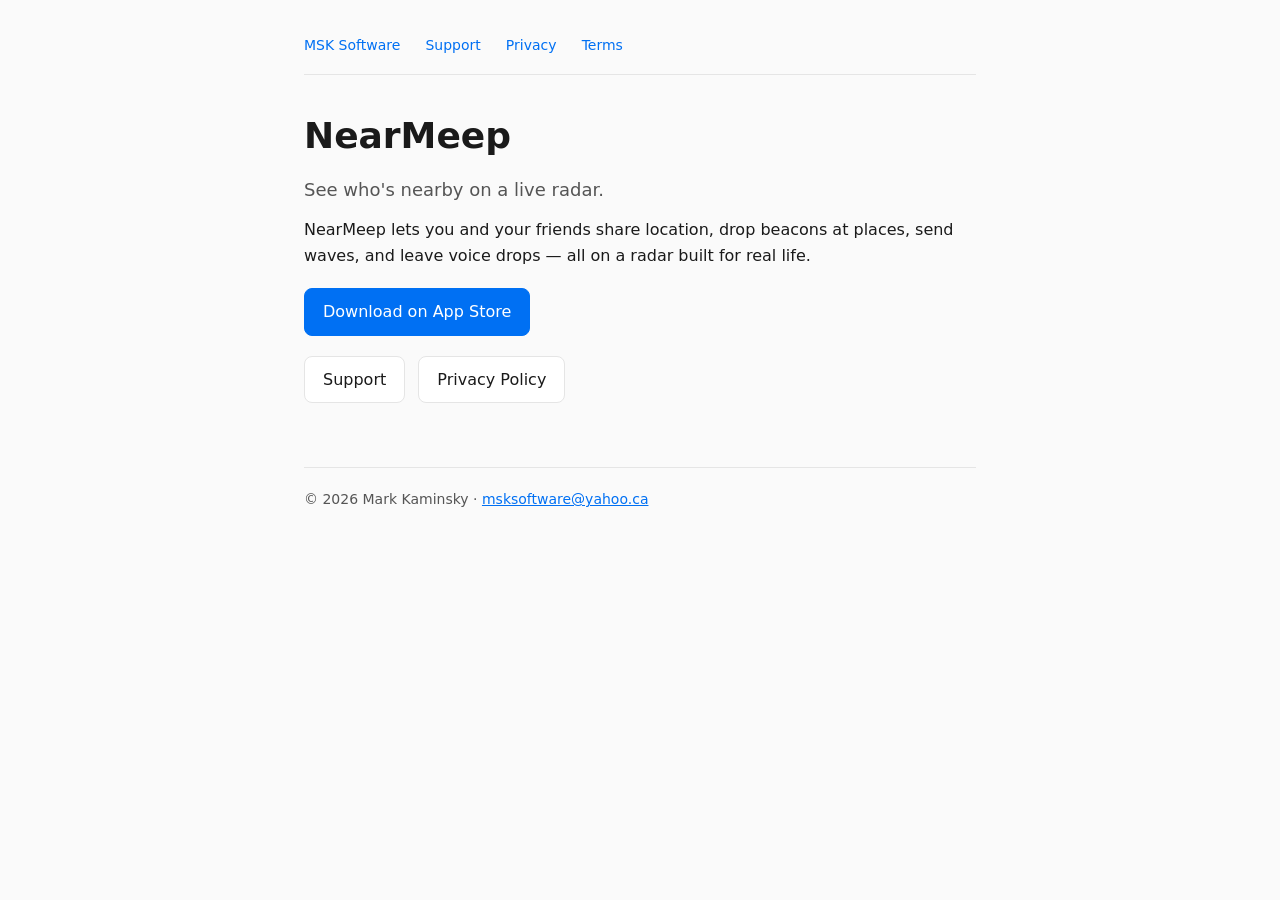
<file: nearmeep/index.html>
<!DOCTYPE html>
<html lang="en">
<head>
  <meta charset="UTF-8">
  <meta name="viewport" content="width=device-width, initial-scale=1.0">
  <title>NearMeep — MSK Software</title>
  <meta name="description" content="NearMeep is a real-time radar for finding your friends nearby.">
  <style>
    :root { --text: #1a1a1a; --text-muted: #555; --bg: #fafafa; --card-bg: #fff; --border: #e5e5e5; --accent: #0070f3; }
    @media (prefers-color-scheme: dark) {
      :root { --text: #f0f0f0; --text-muted: #a8a8a8; --bg: #0f0f0f; --card-bg: #1a1a1a; --border: #2a2a2a; --accent: #4a9eff; }
    }
    * { box-sizing: border-box; }
    body { font-family: -apple-system, BlinkMacSystemFont, "Segoe UI", system-ui, sans-serif; max-width: 720px; margin: 0 auto; padding: 32px 24px 64px; line-height: 1.6; color: var(--text); background: var(--bg); }
    nav { padding-bottom: 16px; border-bottom: 1px solid var(--border); margin-bottom: 32px; }
    nav a { color: var(--accent); text-decoration: none; margin-right: 20px; font-size: 14px; font-weight: 500; }
    nav a:hover { text-decoration: underline; }
    h1 { font-size: 36px; margin: 8px 0; }
    p { margin: 12px 0; }
    a { color: var(--accent); }
    .tagline { color: var(--text-muted); font-size: 18px; }
    .button { display: inline-block; padding: 10px 18px; border-radius: 8px; border: 1px solid var(--border); background: var(--card-bg); color: var(--text); text-decoration: none; margin-right: 8px; margin-top: 8px; font-weight: 500; }
    .button:hover { border-color: var(--accent); color: var(--accent); text-decoration: none; }
    .button-primary { background: var(--accent); color: white; border-color: var(--accent); }
    .button-primary:hover { opacity: 0.9; }
    footer { margin-top: 64px; padding-top: 20px; border-top: 1px solid var(--border); color: var(--text-muted); font-size: 14px; }
  </style>
</head>
<body>
  <nav>
    <a href="../">MSK Software</a>
    <a href="support/">Support</a>
    <a href="privacy/">Privacy</a>
    <a href="terms/">Terms</a>
  </nav>

  <h1>NearMeep</h1>
  <p class="tagline">See who's nearby on a live radar.</p>

  <p>NearMeep lets you and your friends share location, drop beacons at places, send waves, and leave voice drops — all on a radar built for real life.</p>

  <p>
    <a href="https://apps.apple.com/app/id6762570367" class="button button-primary">Download on App Store</a>
  </p>

  <p>
    <a href="support/" class="button">Support</a>
    <a href="privacy/" class="button">Privacy Policy</a>
  </p>

  <footer>
    &copy; 2026 Mark Kaminsky · <a href="mailto:msksoftware@yahoo.ca">msksoftware@yahoo.ca</a>
  </footer>
</body>
</html>
</file>
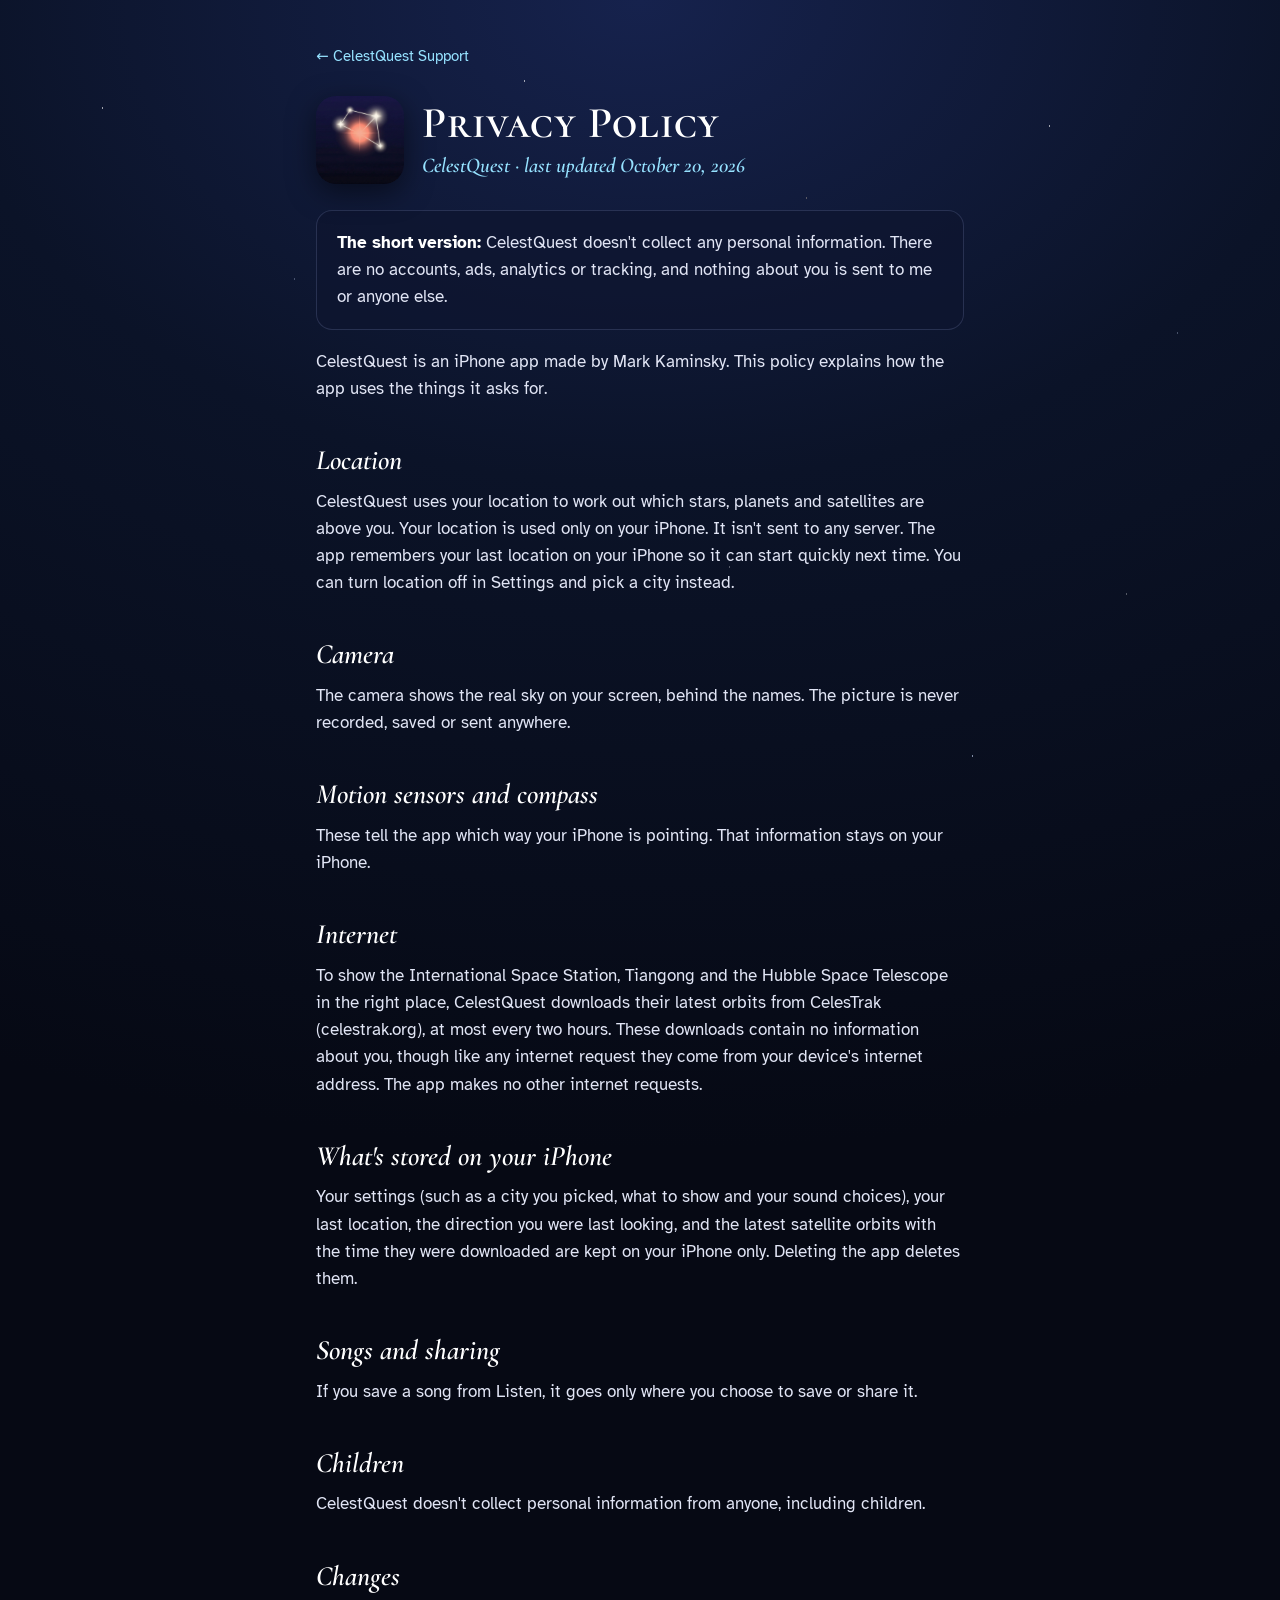
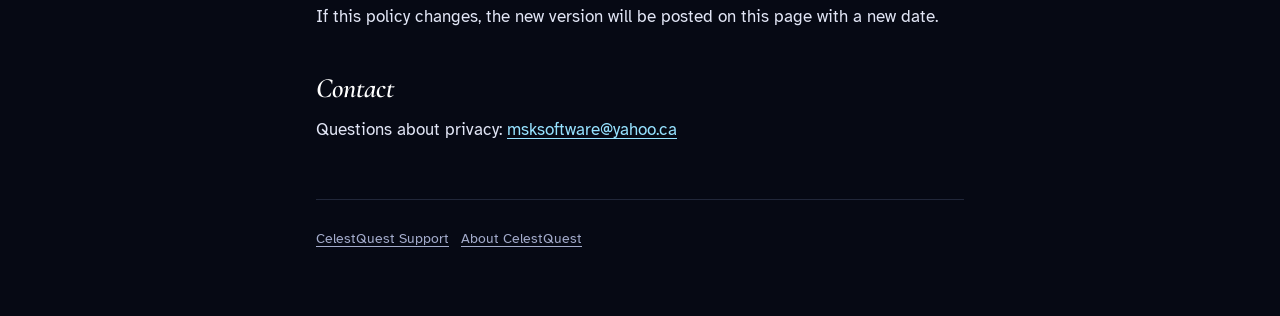
<file: celestquest/privacy/index.html>
<!doctype html>
<html lang="en">
<head>
<meta charset="utf-8">
<meta name="viewport" content="width=device-width, initial-scale=1, viewport-fit=cover">
<title>CelestQuest Privacy Policy</title>
<meta name="description" content="CelestQuest doesn't collect any personal information.">
<meta name="theme-color" content="#060914">
<link rel="icon" href="/celestquest/assets/favicon-64.png" sizes="64x64" type="image/png">
<link rel="apple-touch-icon" href="/celestquest/assets/apple-touch-icon.png">
<link rel="stylesheet" href="/celestquest/assets/site.css">
</head>
<body>
<main>
  <p class="crumb"><a href="/celestquest/support/">&larr; CelestQuest Support</a></p>
  <header class="app">
    <img src="/celestquest/assets/celestquest-icon.png" alt="CelestQuest app icon" width="88" height="88">
    <div>
      <h1>Privacy Policy</h1>
      <p class="tag">CelestQuest &middot; last updated October 20, 2026</p>
    </div>
  </header>

  <div class="card">
    <p><strong>The short version:</strong> CelestQuest doesn't collect any personal information. There are no accounts, ads, analytics or tracking, and nothing about you is sent to me or anyone else.</p>
  </div>

  <p>CelestQuest is an iPhone app made by Mark Kaminsky. This policy explains how the app uses the things it asks for.</p>

  <h2>Location</h2>
  <p>CelestQuest uses your location to work out which stars, planets and satellites are above you. Your location is used only on your iPhone. It isn't sent to any server. The app remembers your last location on your iPhone so it can start quickly next time. You can turn location off in Settings and pick a city instead.</p>

  <h2>Camera</h2>
  <p>The camera shows the real sky on your screen, behind the names. The picture is never recorded, saved or sent anywhere.</p>

  <h2>Motion sensors and compass</h2>
  <p>These tell the app which way your iPhone is pointing. That information stays on your iPhone.</p>

  <h2>Internet</h2>
  <p>To show the International Space Station, Tiangong and the Hubble Space Telescope in the right place, CelestQuest downloads their latest orbits from CelesTrak (celestrak.org), at most every two hours. These downloads contain no information about you, though like any internet request they come from your device's internet address. The app makes no other internet requests.</p>

  <h2>What's stored on your iPhone</h2>
  <p>Your settings (such as a city you picked, what to show and your sound choices), your last location, the direction you were last looking, and the latest satellite orbits with the time they were downloaded are kept on your iPhone only. Deleting the app deletes them.</p>

  <h2>Songs and sharing</h2>
  <p>If you save a song from Listen, it goes only where you choose to save or share it.</p>

  <h2>Children</h2>
  <p>CelestQuest doesn't collect personal information from anyone, including children.</p>

  <h2>Changes</h2>
  <p>If this policy changes, the new version will be posted on this page with a new date.</p>

  <h2>Contact</h2>
  <p>Questions about privacy: <a href="mailto:msksoftware@yahoo.ca?subject=CelestQuest%20privacy">msksoftware@yahoo.ca</a></p>

  <footer>
    <p><a href="/celestquest/support/">CelestQuest Support</a> &nbsp; <a href="/celestquest/">About CelestQuest</a></p>
  </footer>
</main>
</body>
</html>
</file>
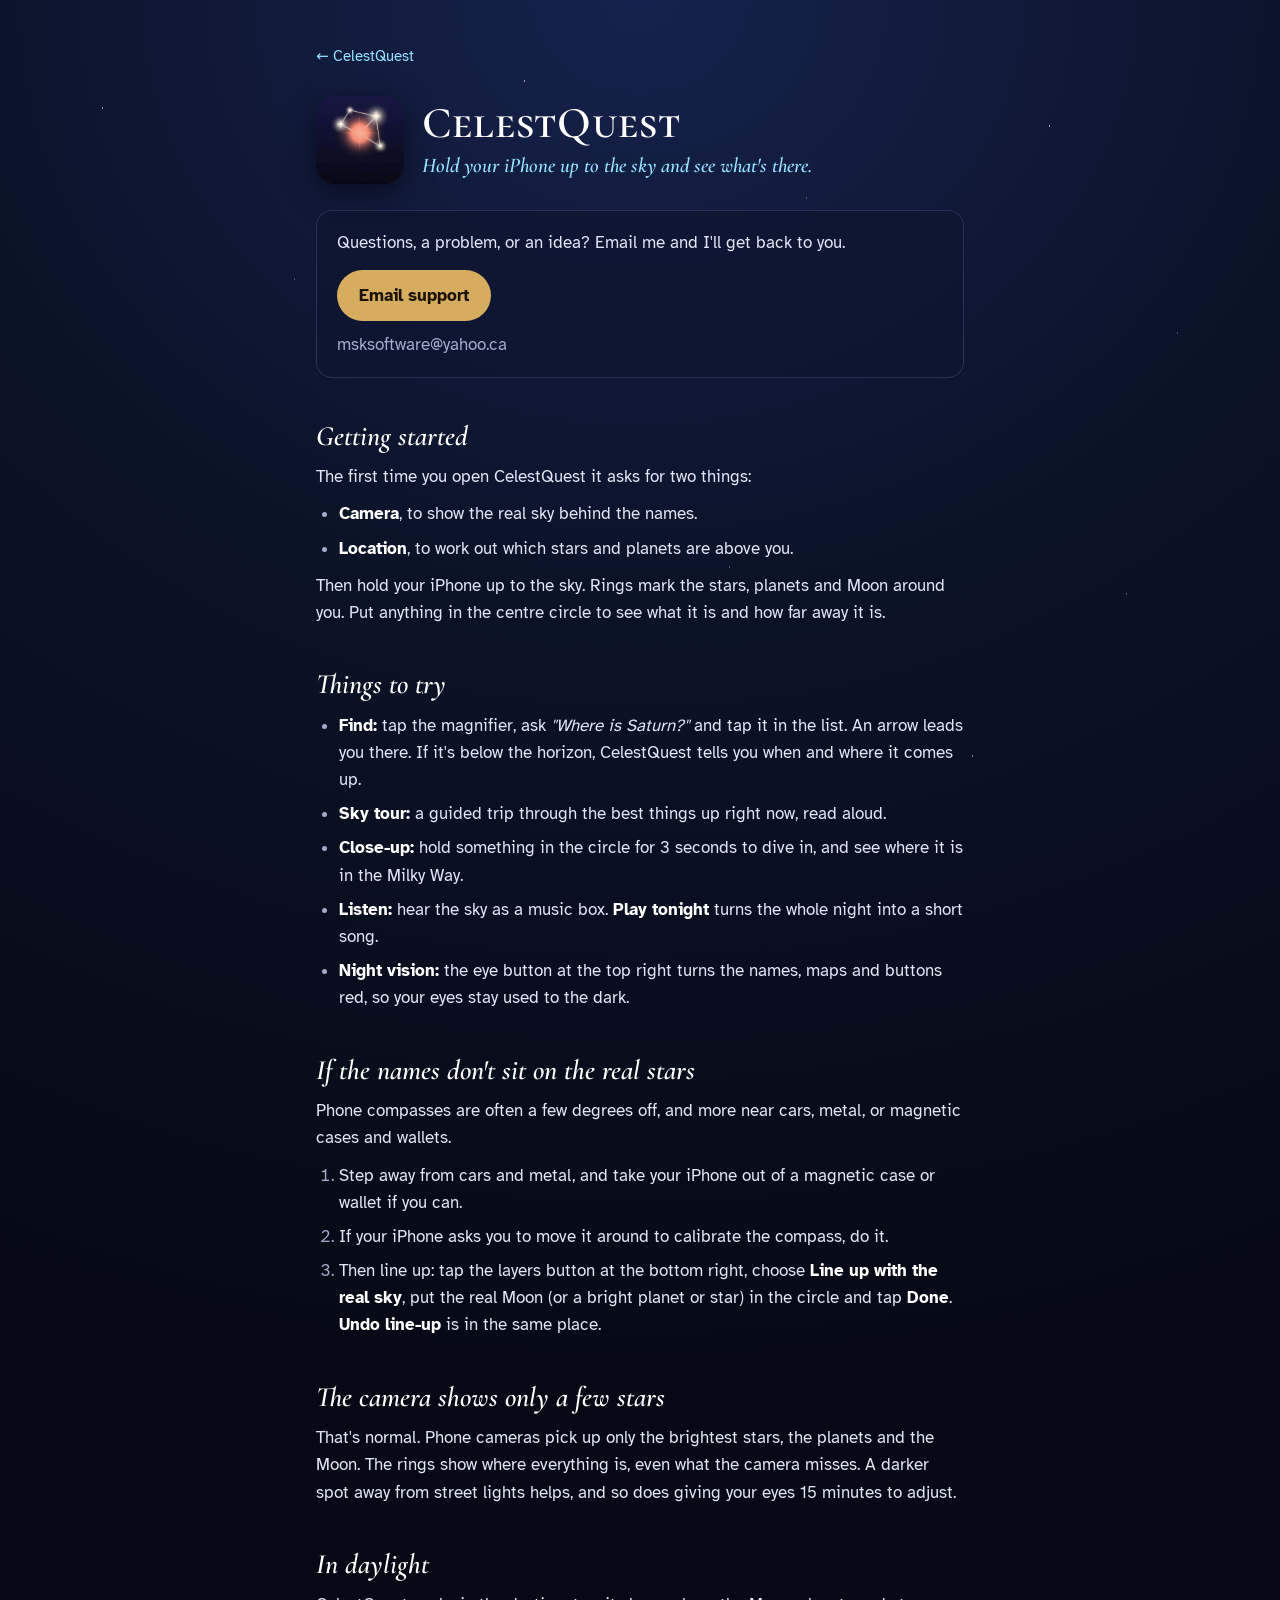
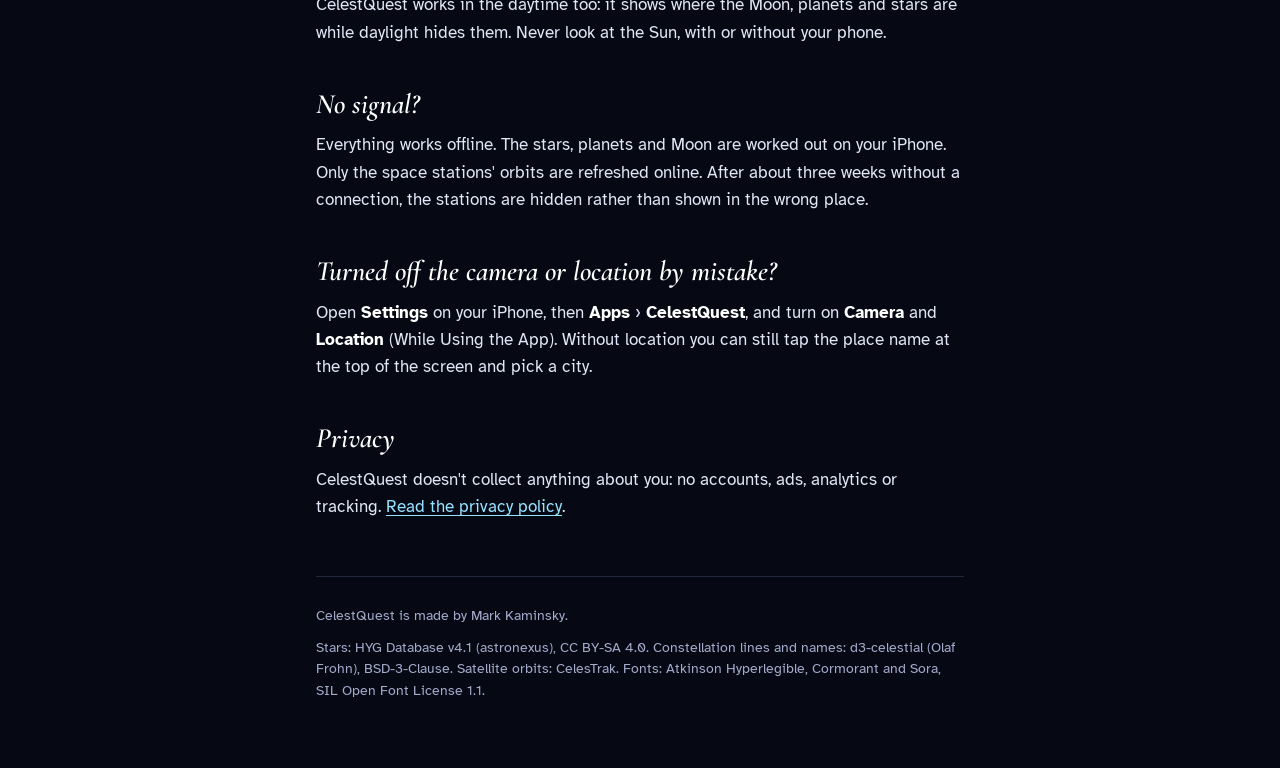
<file: celestquest/support/index.html>
<!doctype html>
<html lang="en">
<head>
<meta charset="utf-8">
<meta name="viewport" content="width=device-width, initial-scale=1, viewport-fit=cover">
<title>CelestQuest Support</title>
<meta name="description" content="Help with CelestQuest, the iPhone app that names the stars, planets and constellations you point it at.">
<meta name="theme-color" content="#060914">
<link rel="icon" href="/celestquest/assets/favicon-64.png" sizes="64x64" type="image/png">
<link rel="apple-touch-icon" href="/celestquest/assets/apple-touch-icon.png">
<link rel="stylesheet" href="/celestquest/assets/site.css">
</head>
<body>
<main>
  <p class="crumb"><a href="/celestquest/">&larr; CelestQuest</a></p>
  <header class="app">
    <img src="/celestquest/assets/celestquest-icon.png" alt="CelestQuest app icon" width="88" height="88">
    <div>
      <h1>CelestQuest</h1>
      <p class="tag">Hold your iPhone up to the sky and see what's there.</p>
    </div>
  </header>

  <div class="card">
    <p>Questions, a problem, or an idea? Email me and I'll get back to you.</p>
    <p><a class="button" href="mailto:msksoftware@yahoo.ca?subject=CelestQuest">Email support</a></p>
    <p class="muted">msksoftware@yahoo.ca</p>
  </div>

  <h2>Getting started</h2>
  <p>The first time you open CelestQuest it asks for two things:</p>
  <ul>
    <li><strong>Camera</strong>, to show the real sky behind the names.</li>
    <li><strong>Location</strong>, to work out which stars and planets are above you.</li>
  </ul>
  <p>Then hold your iPhone up to the sky. Rings mark the stars, planets and Moon around you. Put anything in the centre circle to see what it is and how far away it is.</p>

  <h2>Things to try</h2>
  <ul>
    <li><strong>Find:</strong> tap the magnifier, ask <em>"Where is Saturn?"</em> and tap it in the list. An arrow leads you there. If it's below the horizon, CelestQuest tells you when and where it comes up.</li>
    <li><strong>Sky tour:</strong> a guided trip through the best things up right now, read aloud.</li>
    <li><strong>Close-up:</strong> hold something in the circle for 3 seconds to dive in, and see where it is in the Milky Way.</li>
    <li><strong>Listen:</strong> hear the sky as a music box. <span class="ui">Play tonight</span> turns the whole night into a short song.</li>
    <li><strong>Night vision:</strong> the eye button at the top right turns the names, maps and buttons red, so your eyes stay used to the dark.</li>
  </ul>

  <h2>If the names don't sit on the real stars</h2>
  <p>Phone compasses are often a few degrees off, and more near cars, metal, or magnetic cases and wallets.</p>
  <ol>
    <li>Step away from cars and metal, and take your iPhone out of a magnetic case or wallet if you can.</li>
    <li>If your iPhone asks you to move it around to calibrate the compass, do it.</li>
    <li>Then line up: tap the layers button at the bottom right, choose <span class="ui">Line up with the real sky</span>, put the real Moon (or a bright planet or star) in the circle and tap <span class="ui">Done</span>. <span class="ui">Undo line-up</span> is in the same place.</li>
  </ol>

  <h2>The camera shows only a few stars</h2>
  <p>That's normal. Phone cameras pick up only the brightest stars, the planets and the Moon. The rings show where everything is, even what the camera misses. A darker spot away from street lights helps, and so does giving your eyes 15 minutes to adjust.</p>

  <h2>In daylight</h2>
  <p>CelestQuest works in the daytime too: it shows where the Moon, planets and stars are while daylight hides them. Never look at the Sun, with or without your phone.</p>

  <h2>No signal?</h2>
  <p>Everything works offline. The stars, planets and Moon are worked out on your iPhone. Only the space stations' orbits are refreshed online. After about three weeks without a connection, the stations are hidden rather than shown in the wrong place.</p>

  <h2>Turned off the camera or location by mistake?</h2>
  <p>Open <span class="ui">Settings</span> on your iPhone, then <span class="ui">Apps</span> &rsaquo; <span class="ui">CelestQuest</span>, and turn on <span class="ui">Camera</span> and <span class="ui">Location</span> (While Using the App). Without location you can still tap the place name at the top of the screen and pick a city.</p>

  <h2>Privacy</h2>
  <p>CelestQuest doesn't collect anything about you: no accounts, ads, analytics or tracking. <a href="/celestquest/privacy/">Read the privacy policy</a>.</p>

  <footer>
    <p>CelestQuest is made by Mark Kaminsky.</p>
    <p>Stars: HYG Database v4.1 (astronexus), CC BY-SA 4.0. Constellation lines and names: d3-celestial (Olaf Frohn), BSD-3-Clause. Satellite orbits: CelesTrak. Fonts: Atkinson Hyperlegible, Cormorant and Sora, SIL Open Font License 1.1.</p>
  </footer>
</main>
</body>
</html>
</file>
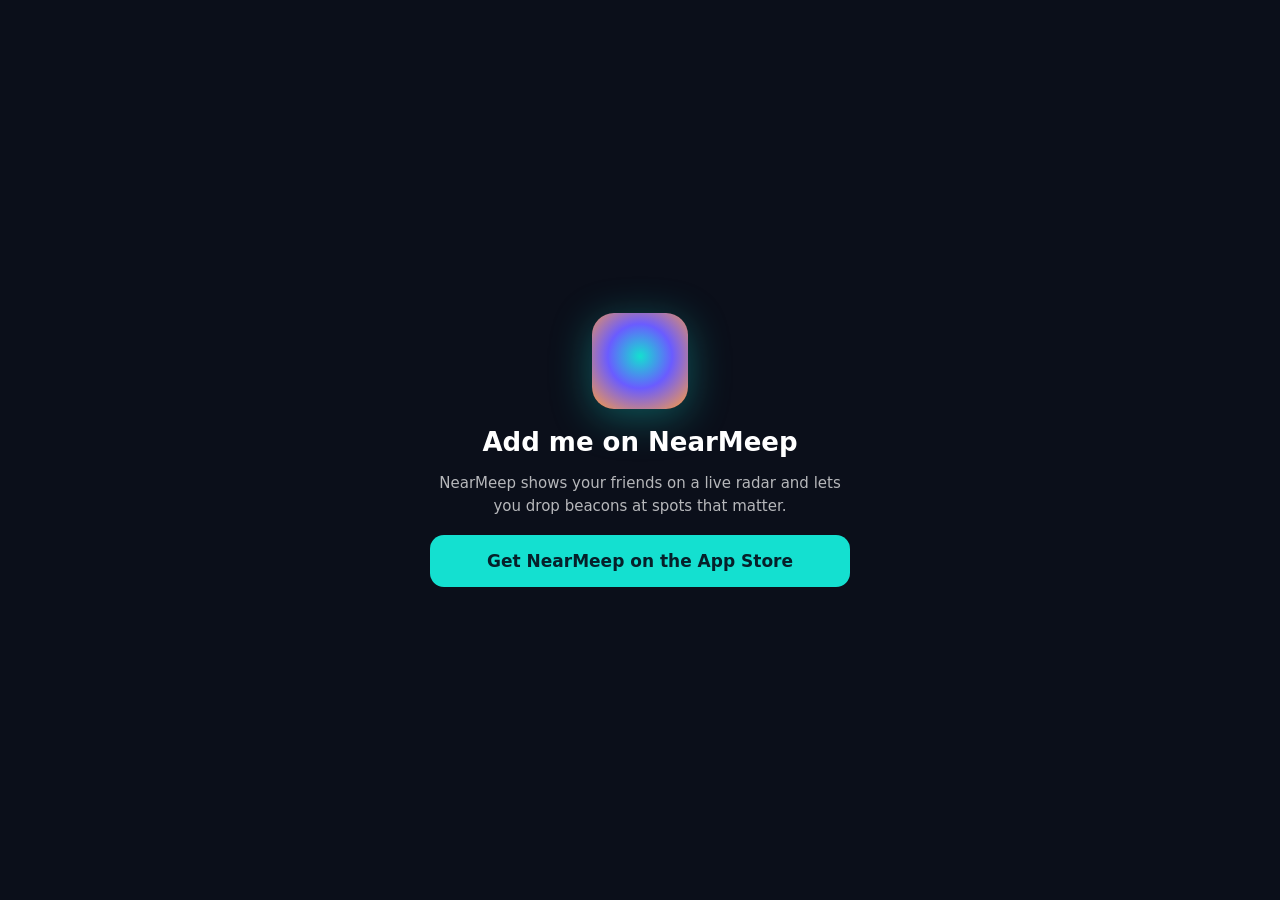
<file: nearmeep/add/index.html>
<!DOCTYPE html>
<html lang="en">
<head>
  <meta charset="UTF-8">
  <meta name="viewport" content="width=device-width, initial-scale=1.0">
  <title>Add me on NearMeep</title>
  <style>
    :root { color-scheme: dark; }
    * { box-sizing: border-box; }
    body {
      margin: 0; min-height: 100vh; display: flex; align-items: center; justify-content: center;
      background: #0b0f1a; color: #fff; padding: 24px;
      font-family: -apple-system, BlinkMacSystemFont, "SF Pro", system-ui, sans-serif;
    }
    .card { max-width: 420px; width: 100%; text-align: center; }
    h1 { font-size: 26px; margin: 8px 0 6px; font-weight: 800; }
    p { color: rgba(255,255,255,0.7); line-height: 1.5; font-size: 15px; }
    .logo { width: 96px; height: 96px; border-radius: 22px; margin: 0 auto 18px;
            background: radial-gradient(circle at 50% 45%, #14e0d0 0%, #6a5cff 45%, #ff9d3c 100%);
            box-shadow: 0 8px 40px rgba(20,224,208,0.35); }
    .btn { display: block; width: 100%; padding: 16px; margin-top: 18px; border-radius: 14px;
           background: #14e0d0; color: #06202a; font-weight: 700; font-size: 17px;
           text-decoration: none; }
    .code { margin-top: 18px; padding: 14px; border-radius: 12px; background: rgba(255,255,255,0.06);
            border: 1px solid rgba(20,224,208,0.35); font-family: ui-monospace, monospace;
            font-size: 13px; word-break: break-all; color: #cfeeea; }
    .copy { margin-top: 10px; background: none; border: 1px solid rgba(255,255,255,0.25);
            color: #fff; padding: 10px 16px; border-radius: 10px; font-size: 14px; cursor: pointer; }
    .steps { margin-top: 22px; text-align: left; font-size: 14px; color: rgba(255,255,255,0.75); }
    .steps li { margin: 6px 0; }
    .hide { display: none; }
  </style>
</head>
<body>
  <div class="card">
    <div class="logo"></div>
    <h1>Add me on NearMeep</h1>
    <p>NearMeep shows your friends on a live radar and lets you drop beacons at spots that matter.</p>

    <a class="btn" href="https://apps.apple.com/app/id6762570367">Get NearMeep on the App Store</a>

    <div id="codeBox" class="hide">
      <ol class="steps">
        <li>Install NearMeep and open it.</li>
        <li>Tap <strong>Add Friend → Enter a friend code</strong>.</li>
        <li>Paste this code:</li>
      </ol>
      <div class="code" id="code"></div>
      <button class="copy" id="copyBtn">Copy code</button>
    </div>
  </div>

  <script>
    (function () {
      // Two invite formats:
      //   ?c=7K2QW9  — 6-char friend short code (current)
      //   ?u=<UUID>  — legacy full-ID links; must keep working forever,
      //                they're already out in the wild in old messages.
      // The unambiguous-base32 alphabet for short codes has no 0/O or 1/I/L.
      var params = new URLSearchParams(window.location.search);
      var short = params.get('c');
      var uuid = params.get('u');
      var shortRe = /^[2-9A-HJKMNP-Z]{6}$/i;
      var uuidRe = /^[0-9a-fA-F]{8}-[0-9a-fA-F]{4}-[0-9a-fA-F]{4}-[0-9a-fA-F]{4}-[0-9a-fA-F]{12}$/;
      var code = null;
      if (short && shortRe.test(short)) { code = short.toUpperCase(); }
      else if (uuid && uuidRe.test(uuid)) { code = uuid; }
      if (code) {
        document.getElementById('code').textContent = code;
        document.getElementById('codeBox').classList.remove('hide');
        document.getElementById('copyBtn').addEventListener('click', function () {
          navigator.clipboard.writeText(code).then(function () {
            document.getElementById('copyBtn').textContent = 'Copied ✓';
          });
        });
      }
    })();
  </script>
</body>
</html>
</file>
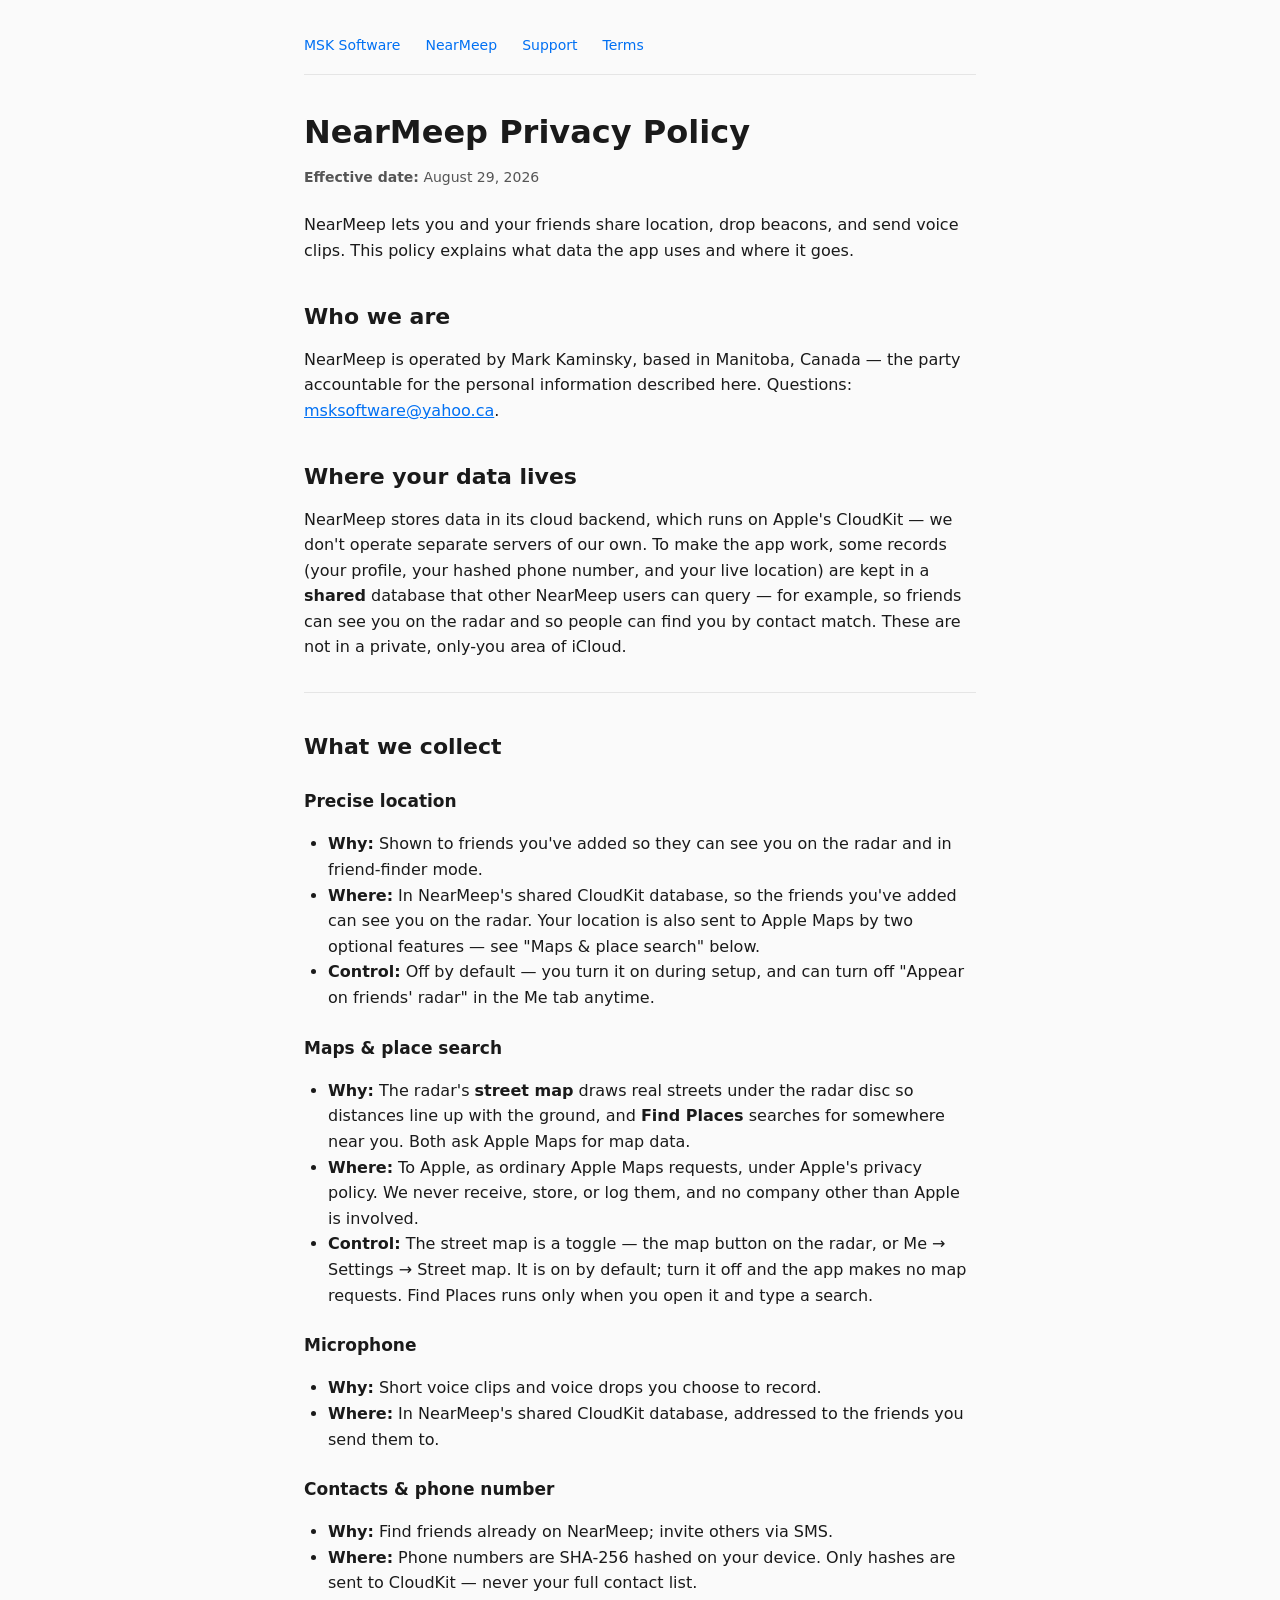
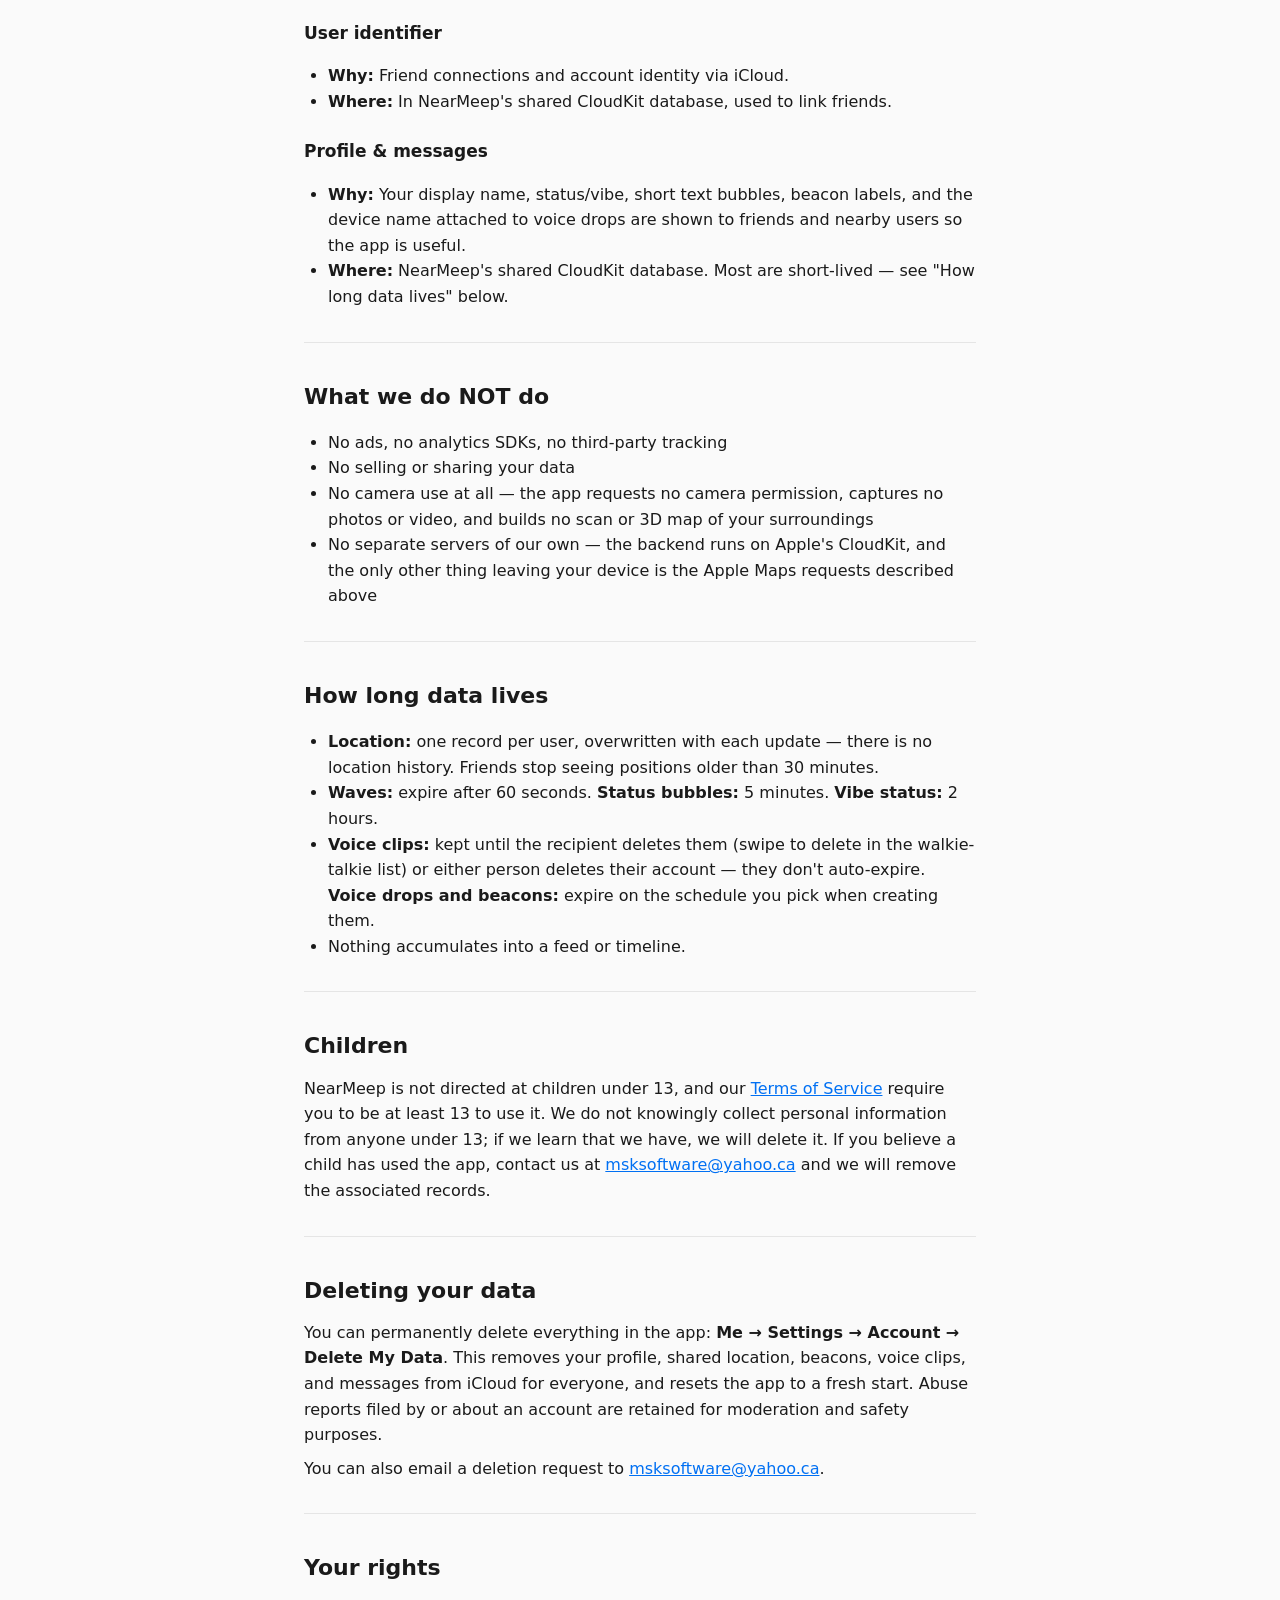
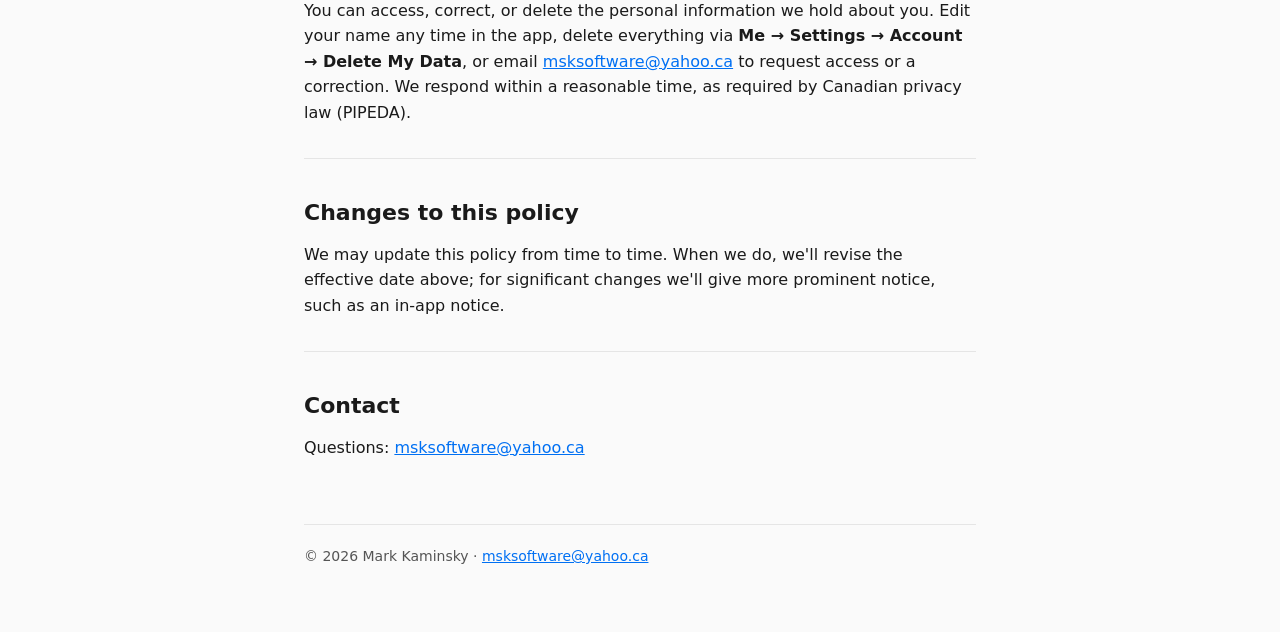
<file: nearmeep/privacy/index.html>
<!DOCTYPE html>
<html lang="en">
<head>
  <meta charset="UTF-8">
  <meta name="viewport" content="width=device-width, initial-scale=1.0">
  <title>NearMeep Privacy Policy — MSK Software</title>
  <meta name="description" content="Privacy policy for NearMeep.">
  <style>
    :root { --text: #1a1a1a; --text-muted: #555; --bg: #fafafa; --border: #e5e5e5; --accent: #0070f3; }
    @media (prefers-color-scheme: dark) {
      :root { --text: #f0f0f0; --text-muted: #a8a8a8; --bg: #0f0f0f; --border: #2a2a2a; --accent: #4a9eff; }
    }
    * { box-sizing: border-box; }
    body { font-family: -apple-system, BlinkMacSystemFont, "Segoe UI", system-ui, sans-serif; max-width: 720px; margin: 0 auto; padding: 32px 24px 64px; line-height: 1.6; color: var(--text); background: var(--bg); }
    nav { padding-bottom: 16px; border-bottom: 1px solid var(--border); margin-bottom: 32px; }
    nav a { color: var(--accent); text-decoration: none; margin-right: 20px; font-size: 14px; font-weight: 500; }
    nav a:hover { text-decoration: underline; }
    h1 { font-size: 32px; margin: 8px 0 4px; }
    h2 { font-size: 22px; margin-top: 36px; margin-bottom: 12px; }
    h3 { font-size: 17px; margin-top: 24px; margin-bottom: 8px; }
    p { margin: 8px 0; }
    a { color: var(--accent); }
    ul { padding-left: 24px; }
    .effective { color: var(--text-muted); font-size: 14px; margin-bottom: 24px; }
    hr { border: 0; border-top: 1px solid var(--border); margin: 32px 0; }
    footer { margin-top: 64px; padding-top: 20px; border-top: 1px solid var(--border); color: var(--text-muted); font-size: 14px; }
  </style>
</head>
<body>
  <nav>
    <a href="../../">MSK Software</a>
    <a href="../">NearMeep</a>
    <a href="../support/">Support</a>
    <a href="../terms/">Terms</a>
  </nav>

  <h1>NearMeep Privacy Policy</h1>
  <p class="effective"><strong>Effective date:</strong> August 29, 2026</p>

  <p>NearMeep lets you and your friends share location, drop beacons, and send voice clips. This policy explains what data the app uses and where it goes.</p>

  <h2>Who we are</h2>
  <p>NearMeep is operated by Mark Kaminsky, based in Manitoba, Canada — the party accountable for the personal information described here. Questions: <a href="mailto:msksoftware@yahoo.ca">msksoftware@yahoo.ca</a>.</p>

  <h2>Where your data lives</h2>
  <p>NearMeep stores data in its cloud backend, which runs on Apple's CloudKit — we don't operate separate servers of our own. To make the app work, some records (your profile, your hashed phone number, and your live location) are kept in a <strong>shared</strong> database that other NearMeep users can query — for example, so friends can see you on the radar and so people can find you by contact match. These are not in a private, only-you area of iCloud.</p>

  <hr>

  <h2>What we collect</h2>

  <h3>Precise location</h3>
  <ul>
    <li><strong>Why:</strong> Shown to friends you've added so they can see you on the radar and in friend-finder mode.</li>
    <li><strong>Where:</strong> In NearMeep's shared CloudKit database, so the friends you've added can see you on the radar. Your location is also sent to Apple Maps by two optional features — see "Maps &amp; place search" below.</li>
    <li><strong>Control:</strong> Off by default — you turn it on during setup, and can turn off "Appear on friends' radar" in the Me tab anytime.</li>
  </ul>

  <h3>Maps &amp; place search</h3>
  <ul>
    <li><strong>Why:</strong> The radar's <strong>street map</strong> draws real streets under the radar disc so distances line up with the ground, and <strong>Find Places</strong> searches for somewhere near you. Both ask Apple Maps for map data.</li>
    <li><strong>Where:</strong> To Apple, as ordinary Apple Maps requests, under Apple's privacy policy. We never receive, store, or log them, and no company other than Apple is involved.</li>
    <li><strong>Control:</strong> The street map is a toggle — the map button on the radar, or Me &rarr; Settings &rarr; Street map. It is on by default; turn it off and the app makes no map requests. Find Places runs only when you open it and type a search.</li>
  </ul>

  <h3>Microphone</h3>
  <ul>
    <li><strong>Why:</strong> Short voice clips and voice drops you choose to record.</li>
    <li><strong>Where:</strong> In NearMeep's shared CloudKit database, addressed to the friends you send them to.</li>
  </ul>

  <h3>Contacts &amp; phone number</h3>
  <ul>
    <li><strong>Why:</strong> Find friends already on NearMeep; invite others via SMS.</li>
    <li><strong>Where:</strong> Phone numbers are SHA-256 hashed on your device. Only hashes are sent to CloudKit — never your full contact list.</li>
  </ul>

  <h3>User identifier</h3>
  <ul>
    <li><strong>Why:</strong> Friend connections and account identity via iCloud.</li>
    <li><strong>Where:</strong> In NearMeep's shared CloudKit database, used to link friends.</li>
  </ul>

  <h3>Profile &amp; messages</h3>
  <ul>
    <li><strong>Why:</strong> Your display name, status/vibe, short text bubbles, beacon labels, and the device name attached to voice drops are shown to friends and nearby users so the app is useful.</li>
    <li><strong>Where:</strong> NearMeep's shared CloudKit database. Most are short-lived — see "How long data lives" below.</li>
  </ul>

  <hr>

  <h2>What we do NOT do</h2>
  <ul>
    <li>No ads, no analytics SDKs, no third-party tracking</li>
    <li>No selling or sharing your data</li>
    <li>No camera use at all — the app requests no camera permission, captures no photos or video, and builds no scan or 3D map of your surroundings</li>
    <li>No separate servers of our own — the backend runs on Apple's CloudKit, and the only other thing leaving your device is the Apple Maps requests described above</li>
  </ul>

  <hr>

  <h2>How long data lives</h2>
  <ul>
    <li><strong>Location:</strong> one record per user, overwritten with each update — there is no location history. Friends stop seeing positions older than 30 minutes.</li>
    <li><strong>Waves:</strong> expire after 60 seconds. <strong>Status bubbles:</strong> 5 minutes. <strong>Vibe status:</strong> 2 hours.</li>
    <li><strong>Voice clips:</strong> kept until the recipient deletes them (swipe to delete in the walkie-talkie list) or either person deletes their account — they don't auto-expire. <strong>Voice drops and beacons:</strong> expire on the schedule you pick when creating them.</li>
    <li>Nothing accumulates into a feed or timeline.</li>
  </ul>

  <hr>

  <h2>Children</h2>
  <p>NearMeep is not directed at children under 13, and our <a href="../terms/">Terms of Service</a> require you to be at least 13 to use it. We do not knowingly collect personal information from anyone under 13; if we learn that we have, we will delete it. If you believe a child has used the app, contact us at <a href="mailto:msksoftware@yahoo.ca">msksoftware@yahoo.ca</a> and we will remove the associated records.</p>

  <hr>

  <h2>Deleting your data</h2>
  <p>You can permanently delete everything in the app: <strong>Me &rarr; Settings &rarr; Account &rarr; Delete My Data</strong>. This removes your profile, shared location, beacons, voice clips, and messages from iCloud for everyone, and resets the app to a fresh start. Abuse reports filed by or about an account are retained for moderation and safety purposes.</p>
  <p>You can also email a deletion request to <a href="mailto:msksoftware@yahoo.ca">msksoftware@yahoo.ca</a>.</p>

  <hr>

  <h2>Your rights</h2>
  <p>You can access, correct, or delete the personal information we hold about you. Edit your name any time in the app, delete everything via <strong>Me &rarr; Settings &rarr; Account &rarr; Delete My Data</strong>, or email <a href="mailto:msksoftware@yahoo.ca">msksoftware@yahoo.ca</a> to request access or a correction. We respond within a reasonable time, as required by Canadian privacy law (PIPEDA).</p>

  <hr>

  <h2>Changes to this policy</h2>
  <p>We may update this policy from time to time. When we do, we'll revise the effective date above; for significant changes we'll give more prominent notice, such as an in-app notice.</p>

  <hr>

  <h2>Contact</h2>
  <p>Questions: <a href="mailto:msksoftware@yahoo.ca">msksoftware@yahoo.ca</a></p>

  <footer>
    &copy; 2026 Mark Kaminsky · <a href="mailto:msksoftware@yahoo.ca">msksoftware@yahoo.ca</a>
  </footer>
</body>
</html>
</file>
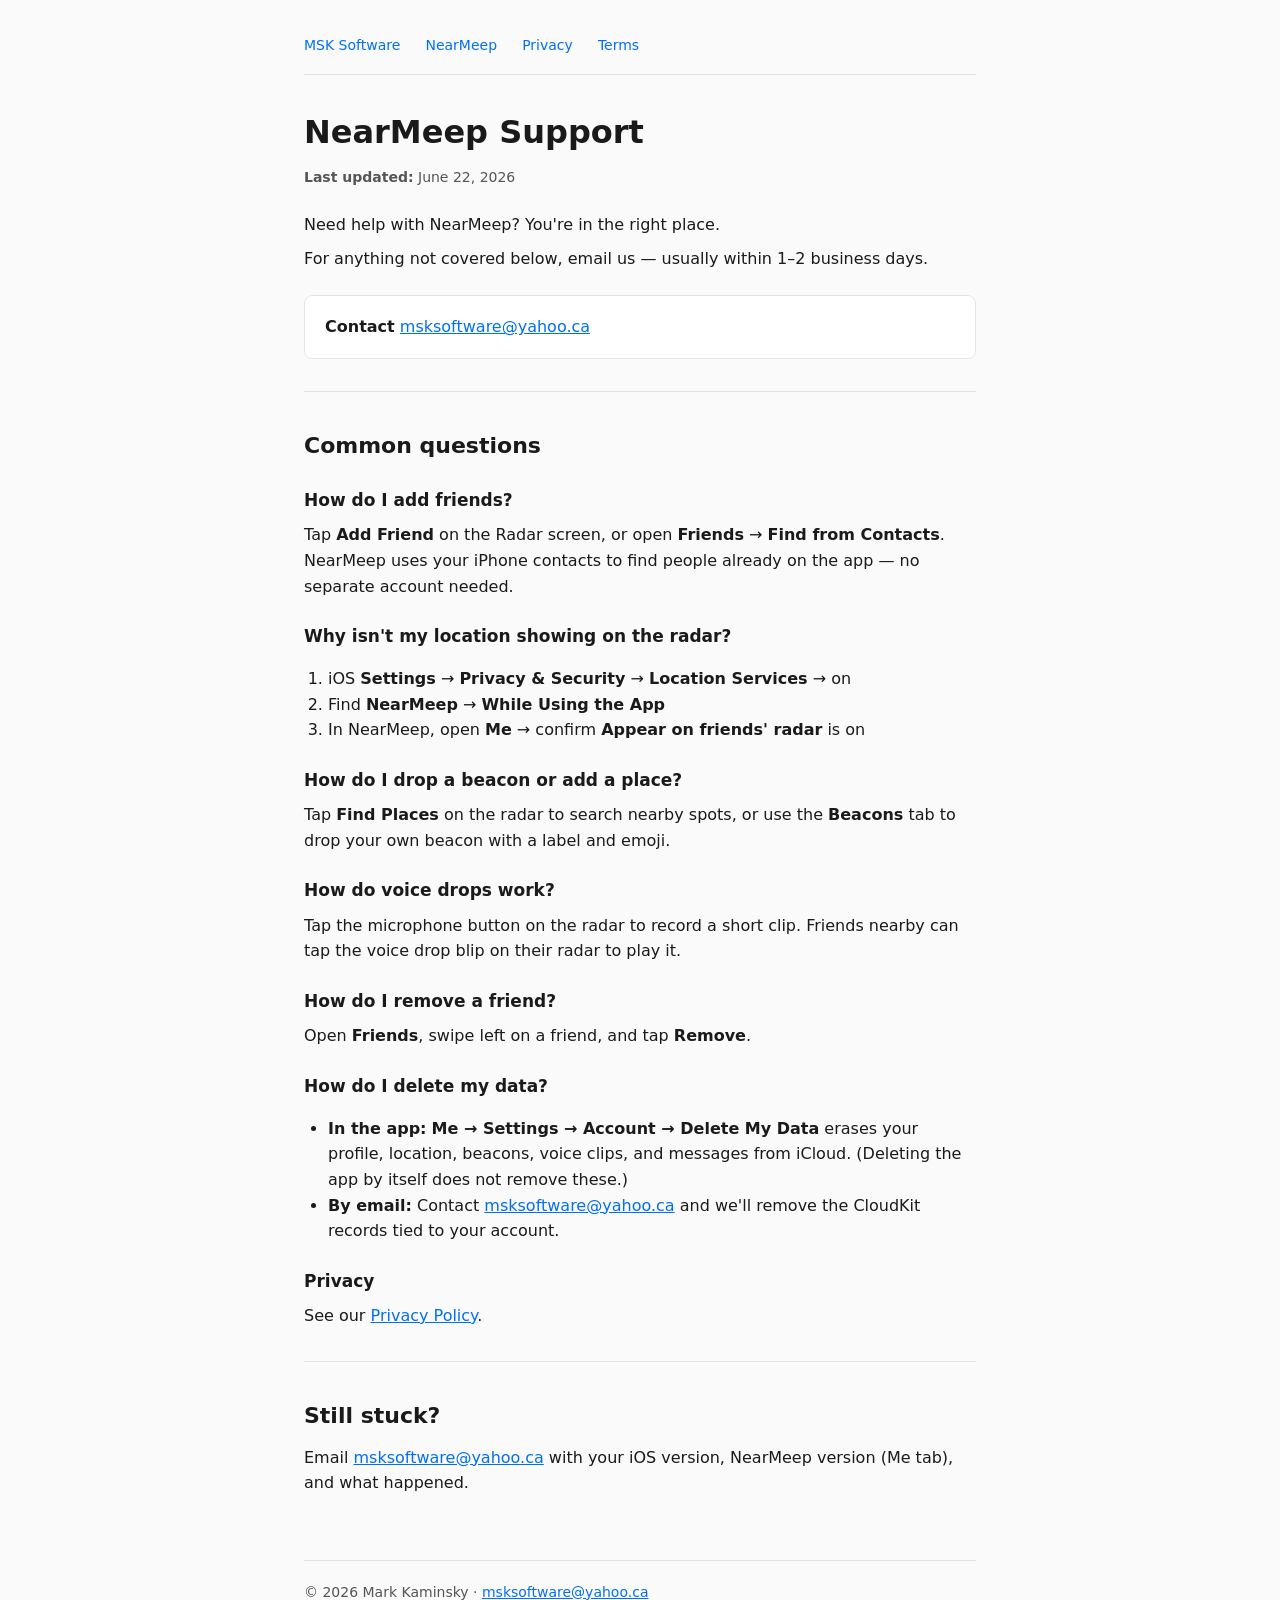
<file: nearmeep/support/index.html>
<!DOCTYPE html>
<html lang="en">
<head>
  <meta charset="UTF-8">
  <meta name="viewport" content="width=device-width, initial-scale=1.0">
  <title>NearMeep Support — MSK Software</title>
  <meta name="description" content="Support and help for NearMeep.">
  <style>
    :root { --text: #1a1a1a; --text-muted: #555; --bg: #fafafa; --card-bg: #fff; --border: #e5e5e5; --accent: #0070f3; }
    @media (prefers-color-scheme: dark) {
      :root { --text: #f0f0f0; --text-muted: #a8a8a8; --bg: #0f0f0f; --card-bg: #1a1a1a; --border: #2a2a2a; --accent: #4a9eff; }
    }
    * { box-sizing: border-box; }
    body { font-family: -apple-system, BlinkMacSystemFont, "Segoe UI", system-ui, sans-serif; max-width: 720px; margin: 0 auto; padding: 32px 24px 64px; line-height: 1.6; color: var(--text); background: var(--bg); }
    nav { padding-bottom: 16px; border-bottom: 1px solid var(--border); margin-bottom: 32px; }
    nav a { color: var(--accent); text-decoration: none; margin-right: 20px; font-size: 14px; font-weight: 500; }
    nav a:hover { text-decoration: underline; }
    h1 { font-size: 32px; margin: 8px 0 4px; }
    h2 { font-size: 22px; margin-top: 36px; margin-bottom: 12px; }
    h3 { font-size: 17px; margin-top: 24px; margin-bottom: 6px; }
    p { margin: 8px 0; }
    a { color: var(--accent); }
    ol, ul { padding-left: 24px; }
    .updated { color: var(--text-muted); font-size: 14px; margin-bottom: 24px; }
    .contact-box { background: var(--card-bg); border: 1px solid var(--border); border-radius: 8px; padding: 18px 20px; margin: 24px 0; }
    hr { border: 0; border-top: 1px solid var(--border); margin: 32px 0; }
    footer { margin-top: 64px; padding-top: 20px; border-top: 1px solid var(--border); color: var(--text-muted); font-size: 14px; }
  </style>
</head>
<body>
  <nav>
    <a href="../../">MSK Software</a>
    <a href="../">NearMeep</a>
    <a href="../privacy/">Privacy</a>
    <a href="../terms/">Terms</a>
  </nav>

  <h1>NearMeep Support</h1>
  <p class="updated"><strong>Last updated:</strong> June 22, 2026</p>

  <p>Need help with NearMeep? You're in the right place.</p>
  <p>For anything not covered below, email us — usually within 1–2 business days.</p>

  <div class="contact-box">
    <strong>Contact</strong>
    <a href="mailto:msksoftware@yahoo.ca">msksoftware@yahoo.ca</a>
  </div>

  <hr>

  <h2>Common questions</h2>

  <h3>How do I add friends?</h3>
  <p>Tap <strong>Add Friend</strong> on the Radar screen, or open <strong>Friends</strong> → <strong>Find from Contacts</strong>. NearMeep uses your iPhone contacts to find people already on the app — no separate account needed.</p>

  <h3>Why isn't my location showing on the radar?</h3>
  <ol>
    <li>iOS <strong>Settings</strong> → <strong>Privacy &amp; Security</strong> → <strong>Location Services</strong> → on</li>
    <li>Find <strong>NearMeep</strong> → <strong>While Using the App</strong></li>
    <li>In NearMeep, open <strong>Me</strong> → confirm <strong>Appear on friends' radar</strong> is on</li>
  </ol>

  <h3>How do I drop a beacon or add a place?</h3>
  <p>Tap <strong>Find Places</strong> on the radar to search nearby spots, or use the <strong>Beacons</strong> tab to drop your own beacon with a label and emoji.</p>

  <h3>How do voice drops work?</h3>
  <p>Tap the microphone button on the radar to record a short clip. Friends nearby can tap the voice drop blip on their radar to play it.</p>

  <h3>How do I remove a friend?</h3>
  <p>Open <strong>Friends</strong>, swipe left on a friend, and tap <strong>Remove</strong>.</p>

  <h3>How do I delete my data?</h3>
  <ul>
    <li><strong>In the app:</strong> <strong>Me &rarr; Settings &rarr; Account &rarr; Delete My Data</strong> erases your profile, location, beacons, voice clips, and messages from iCloud. (Deleting the app by itself does not remove these.)</li>
    <li><strong>By email:</strong> Contact <a href="mailto:msksoftware@yahoo.ca">msksoftware@yahoo.ca</a> and we'll remove the CloudKit records tied to your account.</li>
  </ul>

  <h3>Privacy</h3>
  <p>See our <a href="../privacy/">Privacy Policy</a>.</p>

  <hr>

  <h2>Still stuck?</h2>
  <p>Email <a href="mailto:msksoftware@yahoo.ca">msksoftware@yahoo.ca</a> with your iOS version, NearMeep version (Me tab), and what happened.</p>

  <footer>
    &copy; 2026 Mark Kaminsky · <a href="mailto:msksoftware@yahoo.ca">msksoftware@yahoo.ca</a>
  </footer>
</body>
</html>
</file>
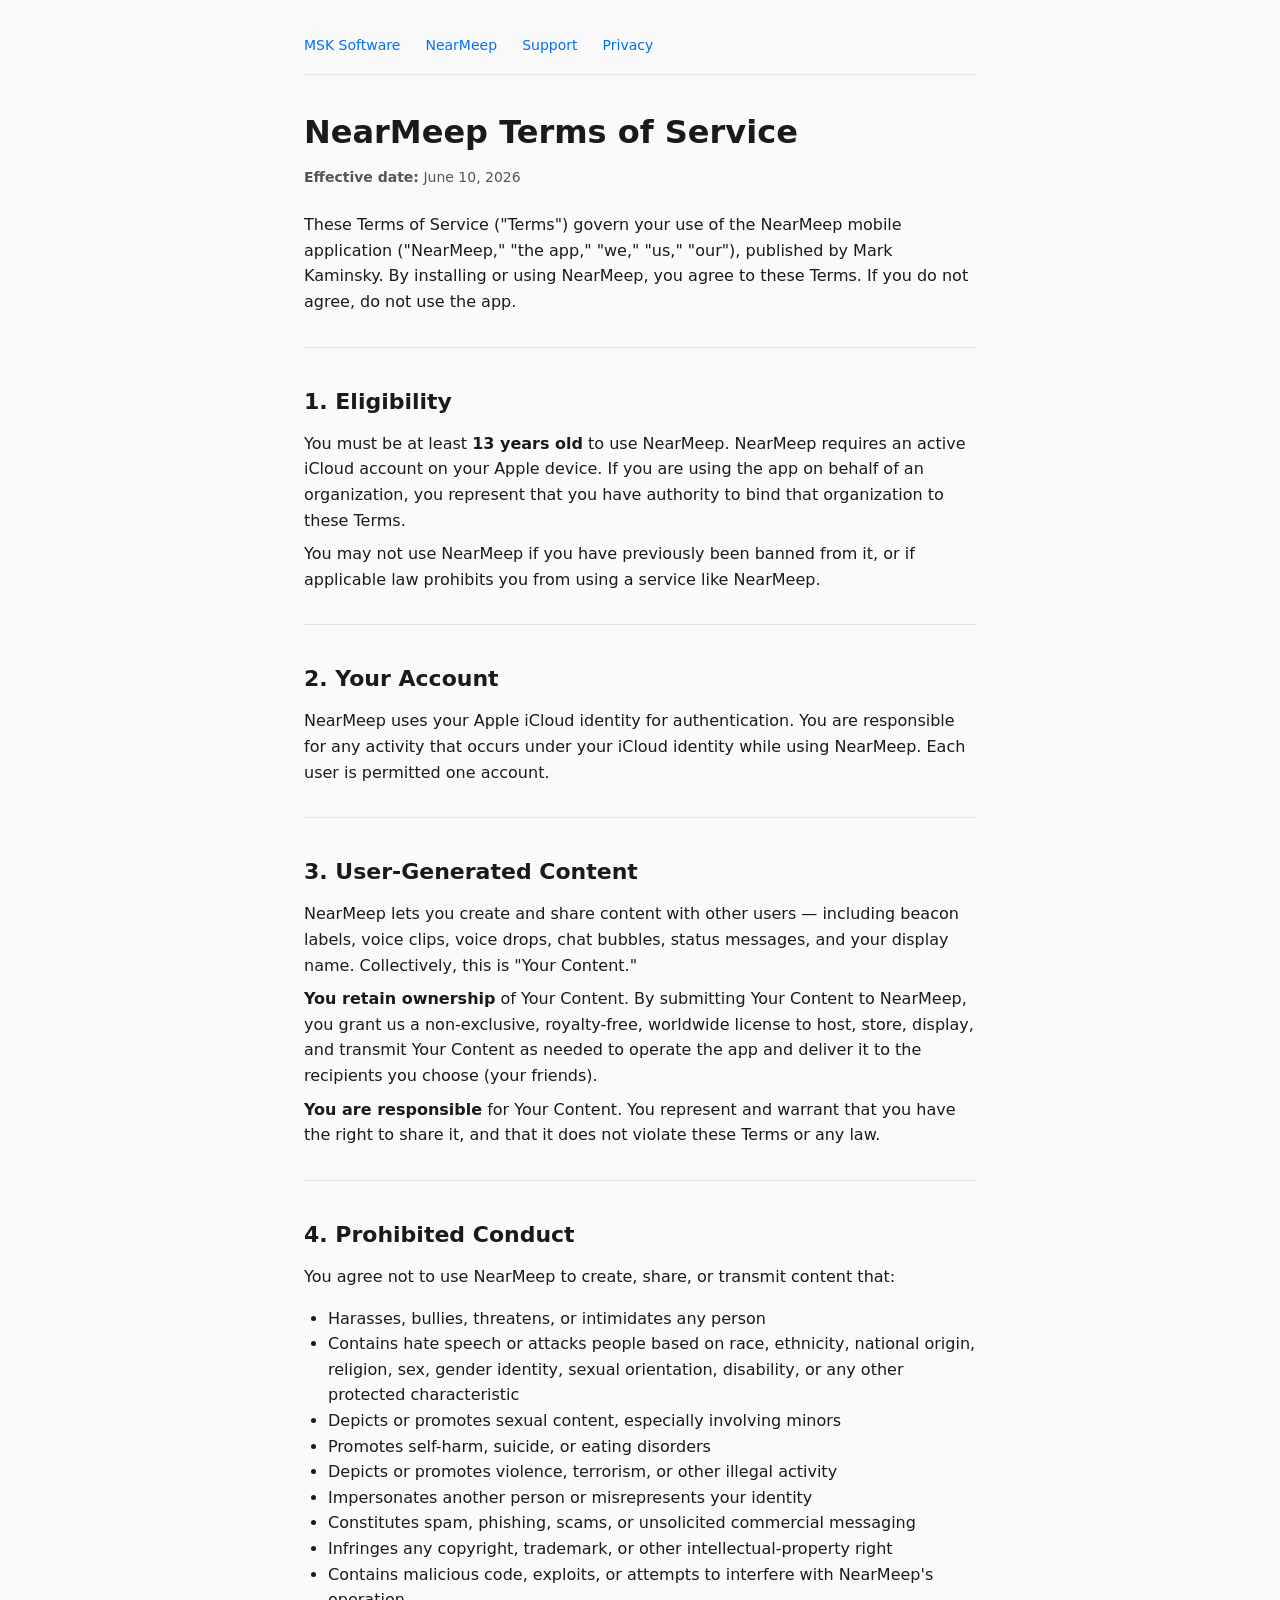
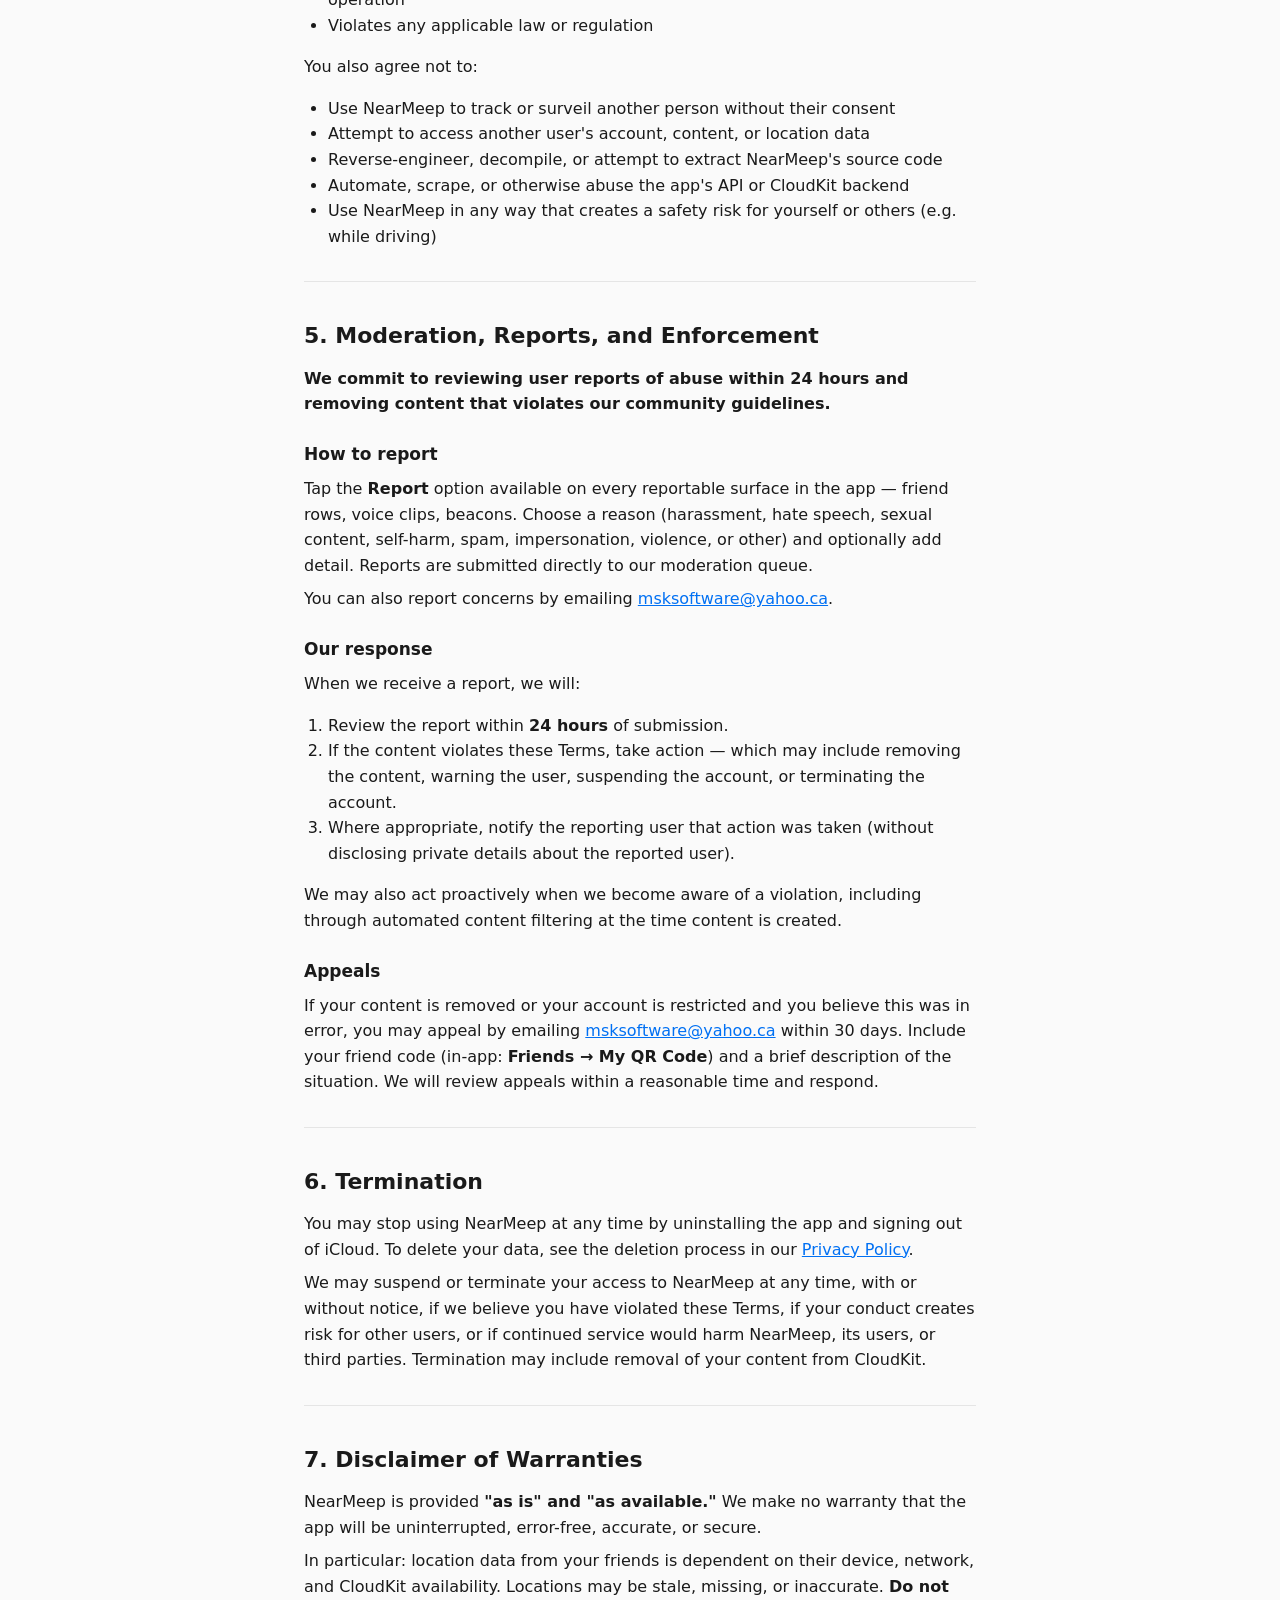
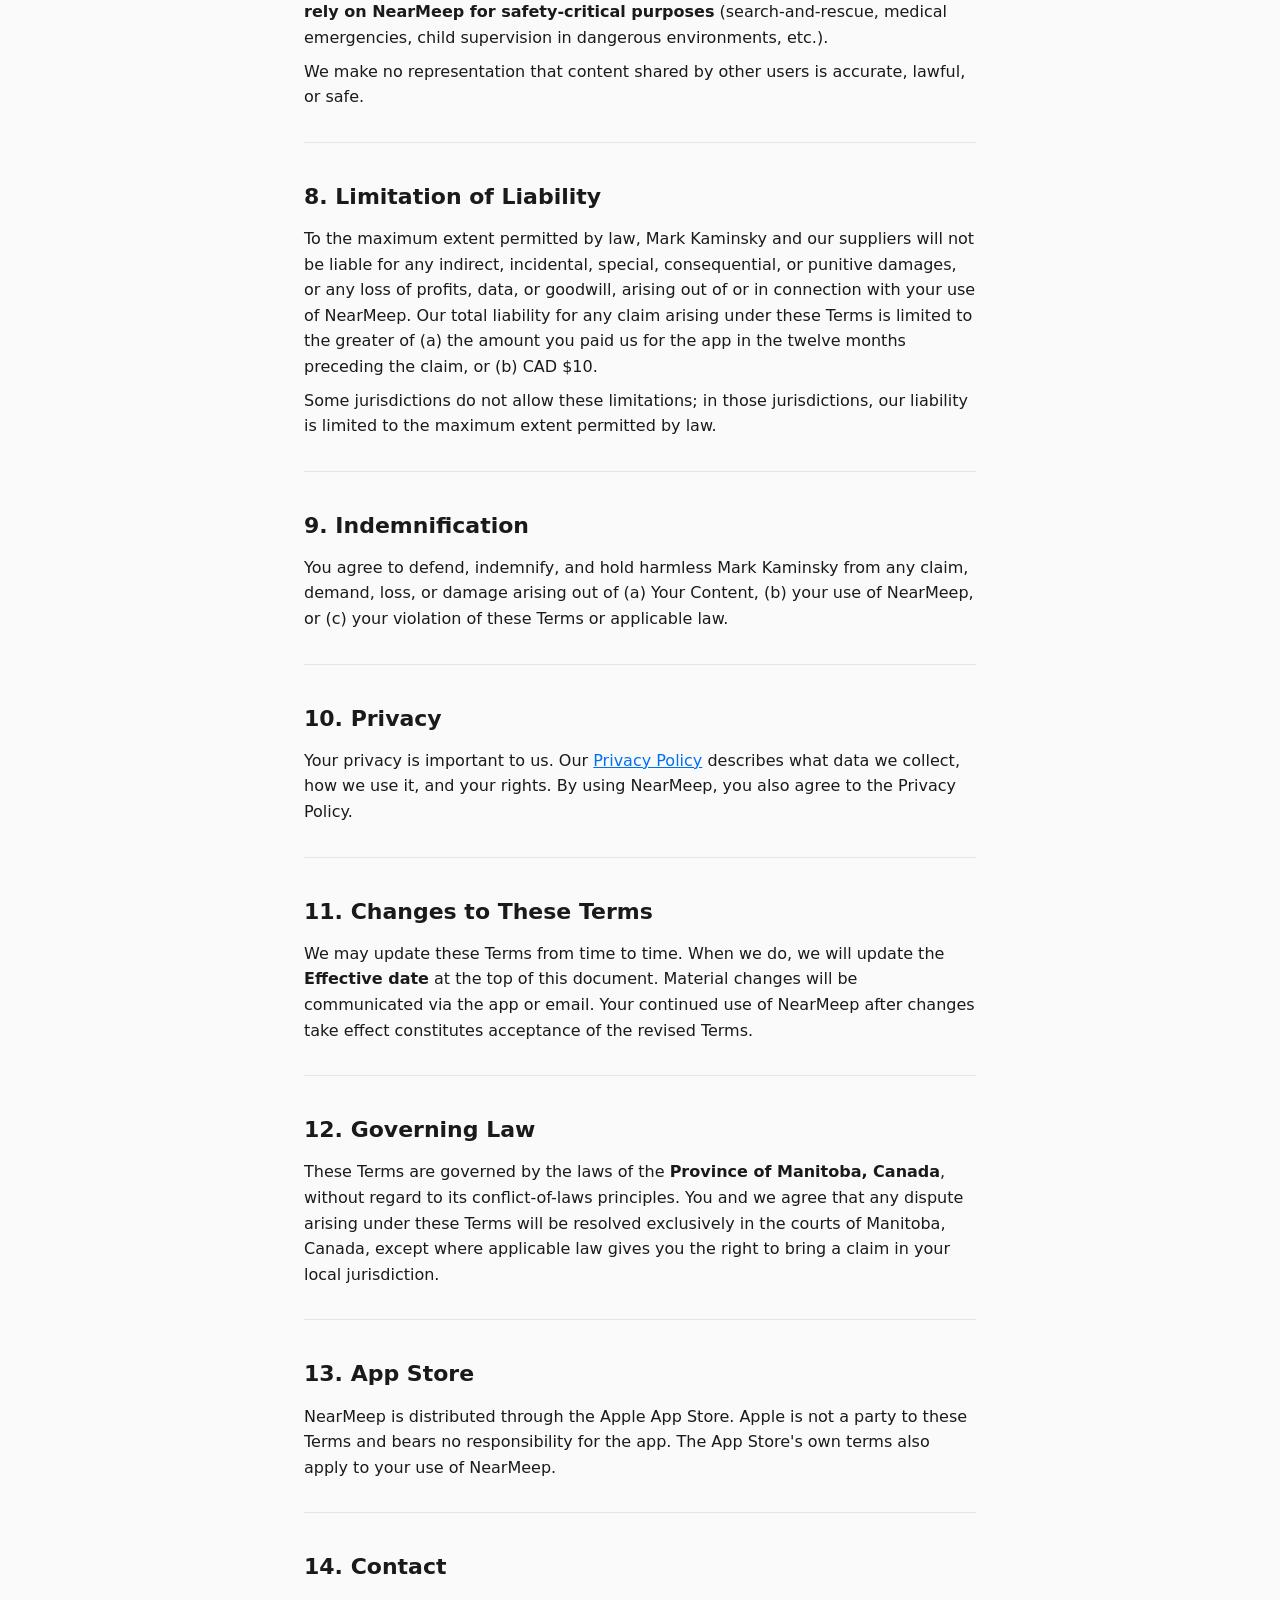
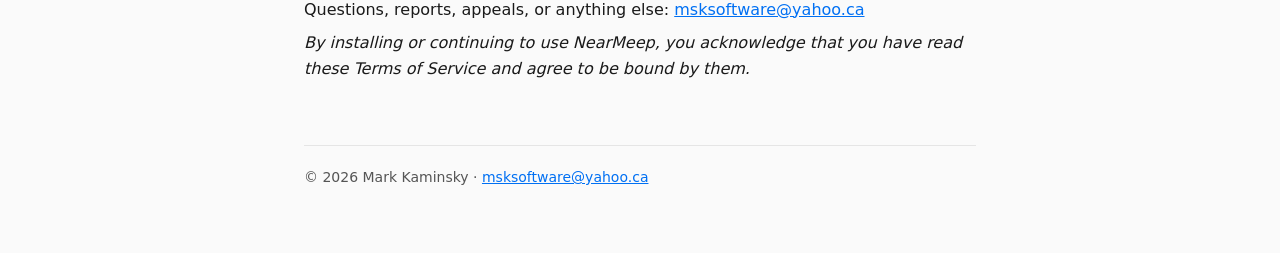
<file: nearmeep/terms/index.html>
<!DOCTYPE html>
<html lang="en">
<head>
  <meta charset="UTF-8">
  <meta name="viewport" content="width=device-width, initial-scale=1.0">
  <title>NearMeep Terms of Service — MSK Software</title>
  <meta name="description" content="Terms of Service for NearMeep.">
  <style>
    :root { --text: #1a1a1a; --text-muted: #555; --bg: #fafafa; --border: #e5e5e5; --accent: #0070f3; }
    @media (prefers-color-scheme: dark) {
      :root { --text: #f0f0f0; --text-muted: #a8a8a8; --bg: #0f0f0f; --border: #2a2a2a; --accent: #4a9eff; }
    }
    * { box-sizing: border-box; }
    body { font-family: -apple-system, BlinkMacSystemFont, "Segoe UI", system-ui, sans-serif; max-width: 720px; margin: 0 auto; padding: 32px 24px 64px; line-height: 1.6; color: var(--text); background: var(--bg); }
    nav { padding-bottom: 16px; border-bottom: 1px solid var(--border); margin-bottom: 32px; }
    nav a { color: var(--accent); text-decoration: none; margin-right: 20px; font-size: 14px; font-weight: 500; }
    nav a:hover { text-decoration: underline; }
    h1 { font-size: 32px; margin: 8px 0 4px; }
    h2 { font-size: 22px; margin-top: 36px; margin-bottom: 12px; }
    h3 { font-size: 17px; margin-top: 24px; margin-bottom: 8px; }
    p { margin: 8px 0; }
    a { color: var(--accent); }
    ul, ol { padding-left: 24px; }
    .effective { color: var(--text-muted); font-size: 14px; margin-bottom: 24px; }
    hr { border: 0; border-top: 1px solid var(--border); margin: 32px 0; }
    footer { margin-top: 64px; padding-top: 20px; border-top: 1px solid var(--border); color: var(--text-muted); font-size: 14px; }
  </style>
</head>
<body>
  <nav>
    <a href="../../">MSK Software</a>
    <a href="../">NearMeep</a>
    <a href="../support/">Support</a>
    <a href="../privacy/">Privacy</a>
  </nav>

  <h1>NearMeep Terms of Service</h1>
  <p class="effective"><strong>Effective date:</strong> June 10, 2026</p>

  <p>These Terms of Service ("Terms") govern your use of the NearMeep mobile application ("NearMeep," "the app," "we," "us," "our"), published by Mark Kaminsky. By installing or using NearMeep, you agree to these Terms. If you do not agree, do not use the app.</p>

  <hr>

  <h2>1. Eligibility</h2>
  <p>You must be at least <strong>13 years old</strong> to use NearMeep. NearMeep requires an active iCloud account on your Apple device. If you are using the app on behalf of an organization, you represent that you have authority to bind that organization to these Terms.</p>
  <p>You may not use NearMeep if you have previously been banned from it, or if applicable law prohibits you from using a service like NearMeep.</p>

  <hr>

  <h2>2. Your Account</h2>
  <p>NearMeep uses your Apple iCloud identity for authentication. You are responsible for any activity that occurs under your iCloud identity while using NearMeep. Each user is permitted one account.</p>

  <hr>

  <h2>3. User-Generated Content</h2>
  <p>NearMeep lets you create and share content with other users — including beacon labels, voice clips, voice drops, chat bubbles, status messages, and your display name. Collectively, this is "Your Content."</p>
  <p><strong>You retain ownership</strong> of Your Content. By submitting Your Content to NearMeep, you grant us a non-exclusive, royalty-free, worldwide license to host, store, display, and transmit Your Content as needed to operate the app and deliver it to the recipients you choose (your friends).</p>
  <p><strong>You are responsible</strong> for Your Content. You represent and warrant that you have the right to share it, and that it does not violate these Terms or any law.</p>

  <hr>

  <h2>4. Prohibited Conduct</h2>
  <p>You agree not to use NearMeep to create, share, or transmit content that:</p>
  <ul>
    <li>Harasses, bullies, threatens, or intimidates any person</li>
    <li>Contains hate speech or attacks people based on race, ethnicity, national origin, religion, sex, gender identity, sexual orientation, disability, or any other protected characteristic</li>
    <li>Depicts or promotes sexual content, especially involving minors</li>
    <li>Promotes self-harm, suicide, or eating disorders</li>
    <li>Depicts or promotes violence, terrorism, or other illegal activity</li>
    <li>Impersonates another person or misrepresents your identity</li>
    <li>Constitutes spam, phishing, scams, or unsolicited commercial messaging</li>
    <li>Infringes any copyright, trademark, or other intellectual-property right</li>
    <li>Contains malicious code, exploits, or attempts to interfere with NearMeep's operation</li>
    <li>Violates any applicable law or regulation</li>
  </ul>
  <p>You also agree not to:</p>
  <ul>
    <li>Use NearMeep to track or surveil another person without their consent</li>
    <li>Attempt to access another user's account, content, or location data</li>
    <li>Reverse-engineer, decompile, or attempt to extract NearMeep's source code</li>
    <li>Automate, scrape, or otherwise abuse the app's API or CloudKit backend</li>
    <li>Use NearMeep in any way that creates a safety risk for yourself or others (e.g. while driving)</li>
  </ul>

  <hr>

  <h2>5. Moderation, Reports, and Enforcement</h2>
  <p><strong>We commit to reviewing user reports of abuse within 24 hours and removing content that violates our community guidelines.</strong></p>

  <h3>How to report</h3>
  <p>Tap the <strong>Report</strong> option available on every reportable surface in the app — friend rows, voice clips, beacons. Choose a reason (harassment, hate speech, sexual content, self-harm, spam, impersonation, violence, or other) and optionally add detail. Reports are submitted directly to our moderation queue.</p>
  <p>You can also report concerns by emailing <a href="mailto:msksoftware@yahoo.ca">msksoftware@yahoo.ca</a>.</p>

  <h3>Our response</h3>
  <p>When we receive a report, we will:</p>
  <ol>
    <li>Review the report within <strong>24 hours</strong> of submission.</li>
    <li>If the content violates these Terms, take action — which may include removing the content, warning the user, suspending the account, or terminating the account.</li>
    <li>Where appropriate, notify the reporting user that action was taken (without disclosing private details about the reported user).</li>
  </ol>
  <p>We may also act proactively when we become aware of a violation, including through automated content filtering at the time content is created.</p>

  <h3>Appeals</h3>
  <p>If your content is removed or your account is restricted and you believe this was in error, you may appeal by emailing <a href="mailto:msksoftware@yahoo.ca">msksoftware@yahoo.ca</a> within 30 days. Include your friend code (in-app: <strong>Friends &rarr; My QR Code</strong>) and a brief description of the situation. We will review appeals within a reasonable time and respond.</p>

  <hr>

  <h2>6. Termination</h2>
  <p>You may stop using NearMeep at any time by uninstalling the app and signing out of iCloud. To delete your data, see the deletion process in our <a href="../privacy/">Privacy Policy</a>.</p>
  <p>We may suspend or terminate your access to NearMeep at any time, with or without notice, if we believe you have violated these Terms, if your conduct creates risk for other users, or if continued service would harm NearMeep, its users, or third parties. Termination may include removal of your content from CloudKit.</p>

  <hr>

  <h2>7. Disclaimer of Warranties</h2>
  <p>NearMeep is provided <strong>"as is" and "as available."</strong> We make no warranty that the app will be uninterrupted, error-free, accurate, or secure.</p>
  <p>In particular: location data from your friends is dependent on their device, network, and CloudKit availability. Locations may be stale, missing, or inaccurate. <strong>Do not rely on NearMeep for safety-critical purposes</strong> (search-and-rescue, medical emergencies, child supervision in dangerous environments, etc.).</p>
  <p>We make no representation that content shared by other users is accurate, lawful, or safe.</p>

  <hr>

  <h2>8. Limitation of Liability</h2>
  <p>To the maximum extent permitted by law, Mark Kaminsky and our suppliers will not be liable for any indirect, incidental, special, consequential, or punitive damages, or any loss of profits, data, or goodwill, arising out of or in connection with your use of NearMeep. Our total liability for any claim arising under these Terms is limited to the greater of (a) the amount you paid us for the app in the twelve months preceding the claim, or (b) CAD $10.</p>
  <p>Some jurisdictions do not allow these limitations; in those jurisdictions, our liability is limited to the maximum extent permitted by law.</p>

  <hr>

  <h2>9. Indemnification</h2>
  <p>You agree to defend, indemnify, and hold harmless Mark Kaminsky from any claim, demand, loss, or damage arising out of (a) Your Content, (b) your use of NearMeep, or (c) your violation of these Terms or applicable law.</p>

  <hr>

  <h2>10. Privacy</h2>
  <p>Your privacy is important to us. Our <a href="../privacy/">Privacy Policy</a> describes what data we collect, how we use it, and your rights. By using NearMeep, you also agree to the Privacy Policy.</p>

  <hr>

  <h2>11. Changes to These Terms</h2>
  <p>We may update these Terms from time to time. When we do, we will update the <strong>Effective date</strong> at the top of this document. Material changes will be communicated via the app or email. Your continued use of NearMeep after changes take effect constitutes acceptance of the revised Terms.</p>

  <hr>

  <h2>12. Governing Law</h2>
  <p>These Terms are governed by the laws of the <strong>Province of Manitoba, Canada</strong>, without regard to its conflict-of-laws principles. You and we agree that any dispute arising under these Terms will be resolved exclusively in the courts of Manitoba, Canada, except where applicable law gives you the right to bring a claim in your local jurisdiction.</p>

  <hr>

  <h2>13. App Store</h2>
  <p>NearMeep is distributed through the Apple App Store. Apple is not a party to these Terms and bears no responsibility for the app. The App Store's own terms also apply to your use of NearMeep.</p>

  <hr>

  <h2>14. Contact</h2>
  <p>Questions, reports, appeals, or anything else: <a href="mailto:msksoftware@yahoo.ca">msksoftware@yahoo.ca</a></p>

  <p><em>By installing or continuing to use NearMeep, you acknowledge that you have read these Terms of Service and agree to be bound by them.</em></p>

  <footer>
    &copy; 2026 Mark Kaminsky &middot; <a href="mailto:msksoftware@yahoo.ca">msksoftware@yahoo.ca</a>
  </footer>
</body>
</html>
</file>
<file: celestquest/assets/site.css>
/* msksoftware.help/celestquest: CelestQuest support and privacy pages */
@font-face { font-family: 'Cormorant SC'; font-style: normal; font-weight: 600; font-display: swap; src: url(/celestquest/assets/cormorant-sc-latin-600-normal.woff2) format('woff2'); }
@font-face { font-family: 'Cormorant Garamond'; font-style: italic; font-weight: 600; font-display: swap; src: url(/celestquest/assets/cormorant-garamond-latin-600-italic.woff2) format('woff2'); }
@font-face { font-family: 'Atkinson Hyperlegible'; font-style: normal; font-weight: 400; font-display: swap; src: url(/celestquest/assets/atkinson-hyperlegible-latin-400-normal.woff2) format('woff2'); }
@font-face { font-family: 'Atkinson Hyperlegible'; font-style: normal; font-weight: 700; font-display: swap; src: url(/celestquest/assets/atkinson-hyperlegible-latin-700-normal.woff2) format('woff2'); }

:root {
  --night: #060914; --dome: #0b1328; --ink: #e1e5f5; --muted: #a3abcb; --brass: #d6ac5e; --brass-ink: #1b1406;
  --hud: #96e2ff; --hair: rgba(160, 176, 232, 0.18); --panel: rgba(14, 21, 48, 0.72);
  color-scheme: dark;
}
*, *::before, *::after { box-sizing: border-box; }
html { background: var(--night); -webkit-text-size-adjust: 100%; }
body {
  margin: 0; min-height: 100vh; color: var(--ink);
  font: 17px/1.6 'Atkinson Hyperlegible', system-ui, -apple-system, 'Segoe UI', Roboto, sans-serif;
  background: radial-gradient(130% 60% at 50% 0%, #16224d 0%, var(--dome) 42%, var(--night) 100%) no-repeat, var(--night);
}
body::before {   /* a light sprinkle of stars */
  content: ''; position: fixed; inset: 0; pointer-events: none; opacity: 0.6;
  background-image:
    radial-gradient(1.2px 1.2px at 8% 12%, #fff 50%, transparent 52%), radial-gradient(1px 1px at 23% 31%, #cfe0ff 50%, transparent 52%),
    radial-gradient(1.4px 1.4px at 41% 9%, #fff 50%, transparent 52%), radial-gradient(1px 1px at 63% 22%, #ffe9c4 50%, transparent 52%),
    radial-gradient(1.3px 1.3px at 82% 14%, #fff 50%, transparent 52%), radial-gradient(1px 1px at 92% 37%, #cfe0ff 50%, transparent 52%),
    radial-gradient(1px 1px at 14% 58%, #fff 50%, transparent 52%), radial-gradient(1.2px 1.2px at 33% 77%, #ffe9c4 50%, transparent 52%),
    radial-gradient(1px 1px at 57% 63%, #fff 50%, transparent 52%), radial-gradient(1.3px 1.3px at 76% 84%, #cfe0ff 50%, transparent 52%),
    radial-gradient(1px 1px at 88% 66%, #fff 50%, transparent 52%), radial-gradient(1px 1px at 5% 90%, #fff 50%, transparent 52%);
}
main { position: relative; max-width: 680px; margin: 0 auto; padding: 44px 16px 56px; }
a { color: var(--hud); text-underline-offset: 3px; }
a:hover { color: #c9f1ff; }
.crumb { font-size: 15px; margin: 0 0 28px; }
.crumb a { text-decoration: none; }

header.app { display: flex; gap: 18px; align-items: center; margin-bottom: 26px; }
header.app img { width: 88px; height: 88px; flex: none; border-radius: 20px; box-shadow: 0 8px 28px rgba(0, 0, 0, 0.5); }
h1 { margin: 0; font: 600 44px/1.05 'Cormorant SC', Georgia, 'Times New Roman', serif; letter-spacing: 0.02em; color: #fff; }
.tag { margin: 6px 0 0; font: italic 600 21px/1.3 'Cormorant Garamond', Georgia, serif; color: var(--hud); }
h2 { margin: 42px 0 8px; font: italic 600 28px/1.2 'Cormorant Garamond', Georgia, serif; color: #fff; }
h3 { margin: 22px 0 4px; font-size: 17px; font-weight: 700; color: #fff; }
p { margin: 10px 0; }
ul, ol { margin: 10px 0; padding-left: 1.35em; }
li { margin: 7px 0; }
li::marker { color: var(--muted); }
strong, .ui { color: #fff; font-weight: 700; }
.muted { color: var(--muted); }
.card { margin: 18px 0; padding: 18px 20px; background: var(--panel); border: 1px solid var(--hair); border-radius: 16px; }
.card p:first-child { margin-top: 0; }
.card p:last-child { margin-bottom: 0; }
.button { display: inline-block; margin-top: 4px; padding: 12px 22px; border-radius: 999px; background: var(--brass); color: var(--brass-ink);
  font-weight: 700; text-decoration: none; }
.button:hover { background: #e6bf74; color: var(--brass-ink); }
.apps { list-style: none; padding: 0; }
.apps li { display: flex; gap: 16px; align-items: center; margin: 0; }
.apps img { width: 64px; height: 64px; border-radius: 15px; flex: none; }
.apps .name { font: 600 28px/1.1 'Cormorant SC', Georgia, serif; color: #fff; }
footer { margin-top: 56px; padding-top: 18px; border-top: 1px solid var(--hair); font-size: 14px; line-height: 1.55; color: var(--muted); }
footer a { color: var(--muted); }
@media (max-width: 420px) {
  main { padding-top: 32px; }
  h1 { font-size: 38px; }
  header.app img { width: 72px; height: 72px; border-radius: 17px; }
  h2 { font-size: 26px; }
}
</file>
<file: celestquest/assets/promo.css>
/* CelestQuest promo page (msksoftware.info/celestquest/). Builds on site.css: same night, brass and HUD blue as the app. */
body.promo { background: var(--night); }
body.promo::before { display: none; }
body.promo main { max-width: none; margin: 0; padding: 0; }

/* ---------- hero: Orion, lettered the way the app letters the sky ---------- */
.hero { position: relative; min-height: min(92vh, 860px); display: flex; align-items: center; overflow: hidden;
  background: radial-gradient(120% 90% at 72% 40%, #14204a 0%, #0b1328 45%, var(--night) 100%); }
.hero .chart { position: absolute; inset: 0; width: 100%; height: 100%; }
.hero::after { content: ''; position: absolute; inset: 0; pointer-events: none;
  background: linear-gradient(180deg, rgba(6, 9, 20, 0) 72%, var(--night) 100%), linear-gradient(90deg, rgba(6, 9, 20, .92) 0%, rgba(6, 9, 20, .72) 34%, rgba(6, 9, 20, 0) 62%); }
.hero-text { position: relative; z-index: 1; width: 100%; max-width: 1180px; margin: 0 auto; padding: 72px 32px; }
.hero-text > * { max-width: 520px; }
.hero-icon { width: 76px; height: 76px; border-radius: 18px; box-shadow: 0 10px 30px rgba(0, 0, 0, .55); display: block; margin-bottom: 26px; }
.hero h1 { font: 600 76px/0.95 'Cormorant SC', Georgia, serif; letter-spacing: .07em; margin: 0; color: #fff; }
.hero .tag { font: italic 600 31px/1.2 'Cormorant Garamond', Georgia, serif; color: var(--hud); margin: 14px 0 0; text-wrap: balance; }
.hero .lede { font-size: 18px; line-height: 1.65; color: var(--ink); margin: 22px 0 0; }
.cta { display: flex; flex-wrap: wrap; align-items: center; gap: 14px 22px; margin-top: 30px; }
.soon { margin: 0; padding: 11px 20px; border-radius: 999px; border: 1px solid rgba(214, 172, 94, .7); color: var(--brass); font-weight: 700; font-size: 16px; }
.cta a { font-size: 16px; }

/* chart pieces */
.chart .grid path { fill: none; stroke: rgba(160, 176, 232, .11); stroke-width: 1; }
.chart .ecliptic { fill: none; stroke: rgba(214, 172, 94, .5); stroke-width: 1.3; stroke-dasharray: 7 7; }
.chart .ecl-label { font: italic 600 21px 'Cormorant Garamond', Georgia, serif; fill: rgba(214, 172, 94, .85); letter-spacing: .01em; dominant-baseline: text-after-edge; }
.chart .con { fill: none; stroke: rgba(150, 226, 255, .55); stroke-width: 1.6; stroke-linecap: round; stroke-linejoin: round; }
.chart .stars circle.b { filter: drop-shadow(0 0 4px rgba(255, 255, 255, .55)); }
.chart .star-name { font: italic 600 22px 'Cormorant Garamond', Georgia, serif; fill: #dfe6ff; }
.chart .con-name { font: 600 30px 'Cormorant SC', Georgia, serif; letter-spacing: .32em; fill: rgba(150, 226, 255, .8); }

/* the one moment: the stars come out, then Orion's lines link them up, as in the app */
@media (prefers-reduced-motion: no-preference) {
  .chart .stars { animation: cq-fade 1.2s ease-out both; }
  .chart .con { stroke-dasharray: var(--len); stroke-dashoffset: var(--len); animation: cq-draw 1s cubic-bezier(.4, 0, .2, 1) forwards; animation-delay: calc(.9s + var(--i) * .45s); }
  .chart .star-name, .chart .con-name, .chart .ecl-label { animation: cq-fade .9s ease-out 2.6s both; }
}
@keyframes cq-draw { to { stroke-dashoffset: 0; } }
@keyframes cq-fade { from { opacity: 0; } to { opacity: 1; } }

/* ---------- the app, screen by screen ---------- */
.shots { max-width: 1180px; margin: 0 auto; padding: 96px 32px 24px; }
.shots h2, .after h2 { margin: 0 0 6px; }
.shots .intro { color: var(--muted); max-width: 560px; margin: 0 0 40px; }
.shot-list { list-style: none; margin: 0; padding: 0; display: grid; grid-template-columns: repeat(3, 1fr); gap: 56px 40px; }
.shot-list li { margin: 0; }
.shot-list img { display: block; width: 100%; max-width: 300px; height: auto; aspect-ratio: 560 / 1217; border-radius: 30px;
  box-shadow: 0 0 0 1px rgba(150, 226, 255, .22), 0 20px 46px rgba(0, 0, 0, .55); background: var(--dome); }
.shot-list h3 { margin: 22px 0 4px; font: italic 600 26px/1.2 'Cormorant Garamond', Georgia, serif; color: #fff; }
.shot-list p { margin: 0; max-width: 34ch; color: var(--muted); font-size: 16px; line-height: 1.6; }

/* ---------- dark skies, privacy ---------- */
.after { max-width: 1180px; margin: 0 auto; padding: 72px 32px 24px; display: grid; grid-template-columns: 1fr 1fr; gap: 24px 64px; }
.after p { max-width: 52ch; }
.page-foot { max-width: 1180px; margin: 0 auto; padding: 0 32px 56px; }
.page-foot footer { margin-top: 48px; }
.page-foot nav { display: flex; flex-wrap: wrap; gap: 8px 22px; margin-bottom: 10px; font-size: 15px; }

/* ---------- smaller screens ---------- */
@media (max-width: 900px) {
  .shot-list { grid-template-columns: repeat(2, 1fr); }
  .hero h1 { font-size: 64px; }
}
@media (max-width: 640px) {
  .hero { display: block; min-height: 0; background: var(--night); }
  .hero .chart { position: relative; display: block; height: 82vw; max-height: 440px; transform: scale(1.25); transform-origin: 100% 35%; }
  .hero::after { background: linear-gradient(180deg, rgba(6, 9, 20, 0) 55%, var(--night) 100%); height: 82vw; max-height: 440px; }
  .hero-text { padding: 8px 16px 40px; margin-top: -52px; }
  .hero-icon { width: 64px; height: 64px; border-radius: 15px; margin-bottom: 18px; }
  .hero h1 { font-size: 46px; }
  .hero .tag { font-size: 25px; }
  .hero .lede { font-size: 17px; }
  .shots { padding: 56px 0 8px; }
  .shots h2, .shots .intro { padding: 0 16px; }
  .shot-list { display: flex; overflow-x: auto; scroll-snap-type: x mandatory; gap: 22px; padding: 4px 16px 18px; scrollbar-width: none; }
  .shot-list::-webkit-scrollbar { display: none; }
  .shot-list li { flex: 0 0 72%; scroll-snap-align: center; }
  .shot-list p { font-size: 15px; }
  .after { grid-template-columns: 1fr; padding: 48px 16px 8px; }
  .page-foot { padding: 0 16px 40px; }
}
:focus-visible { outline: 2px solid var(--hud); outline-offset: 3px; border-radius: 4px; }
</file>
